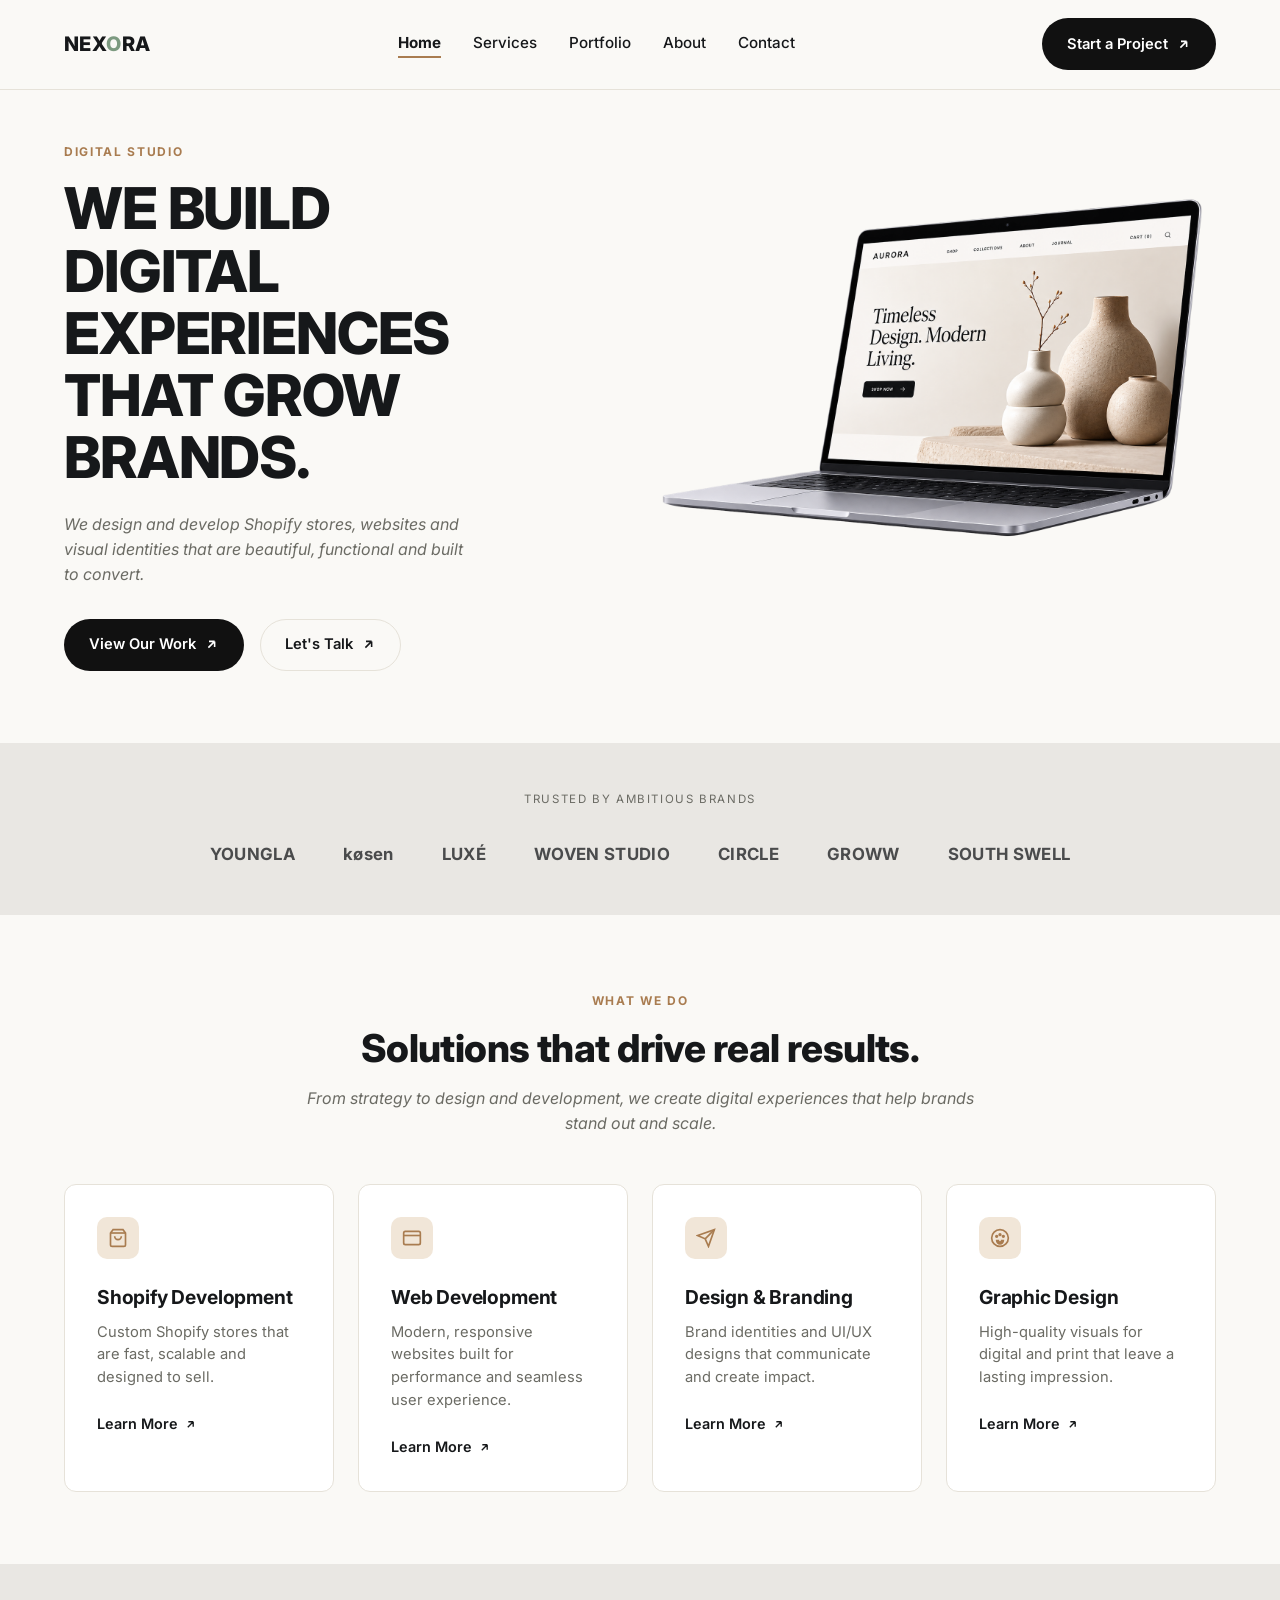
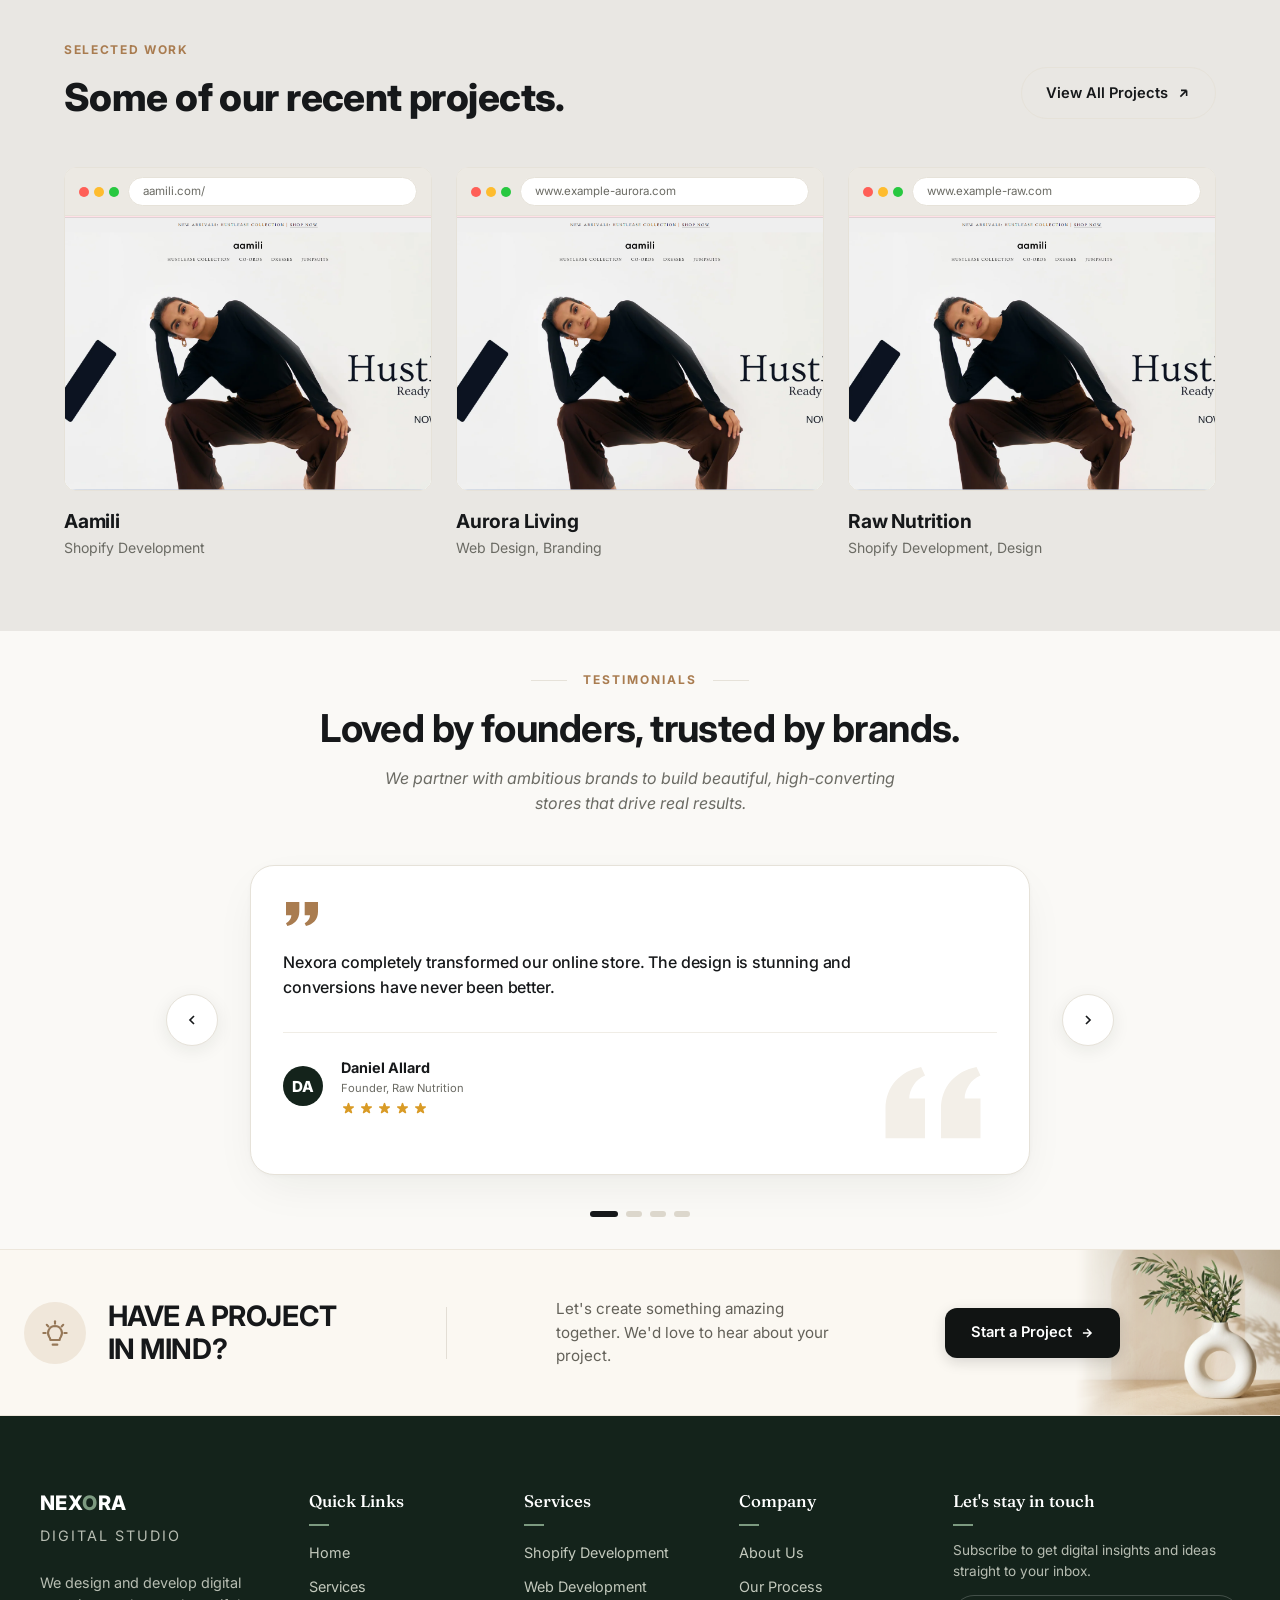
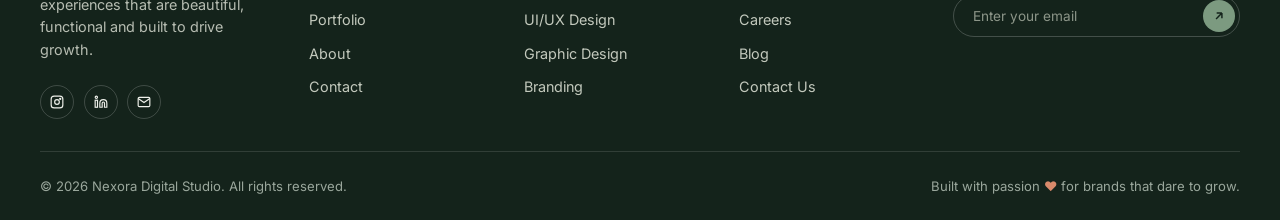
<file: index.html>
<!DOCTYPE html>
<html lang="en">
<head>
  <meta charset="UTF-8" />
  <meta name="viewport" content="width=device-width, initial-scale=1.0" />
  <title>Nexora — Digital Studio | We Build Digital Experiences That Grow Brands</title>
  <meta name="description" content="Nexora is a digital studio designing and developing Shopify stores, websites and visual identities that are beautiful, functional and built to convert." />
  <link rel="preconnect" href="https://fonts.googleapis.com" />
  <link rel="preconnect" href="https://fonts.gstatic.com" crossorigin />
  <link href="https://fonts.googleapis.com/css2?family=Inter:wght@400;500;600;700;800&family=Fraunces:ital,wght@1,500&display=swap" rel="stylesheet" />
  <link rel="stylesheet" href="css/style.css" />
</head>
<body data-page="home">

  <!-- Shared header is injected here by js/components.js -->
  <header class="site-header" id="site-header"></header>

  <main>
    <!-- ================= HERO ================= -->
    <section class="hero">
      <div class="container">
        <div class="hero-copy" data-reveal>
          <span class="eyebrow">Digital Studio</span>
          <h1 style="text-transform:uppercase">We build <br>digital<br> experiences<br> that grow <br>brands.</h1>
          <p class="lede">We design and develop Shopify stores, websites and visual identities that are beautiful, functional and built to convert.</p>
          <div class="hero-actions">
            <a href="portfolio.html" class="btn btn-dark">
              View Our Work
              <svg viewBox="0 0 24 24" fill="none" stroke="currentColor" stroke-width="2.5"><path d="M7 17L17 7M17 7H8M17 7V16"/></svg>
            </a>
            <a href="contact.html" class="btn btn-outline">
              Let's Talk
              <svg viewBox="0 0 24 24" fill="none" stroke="currentColor" stroke-width="2.5"><path d="M7 17L17 7M17 7H8M17 7V16"/></svg>
            </a>
          </div>
        </div>

        <div class="hero-mock" data-reveal> <img src="images/hero-mockup.png" alt="Website displayed on a laptop" > </div>
      </div>
    </section>

    <!-- ================= BRAND STRIP ================= -->
    <section class="brand-strip">
      <div class="container" data-reveal>
        <p class="strip-label">Trusted by ambitious brands</p>
        <div class="brand-row">
          <span>YOUNGLA</span>
          <span>køsen</span>
          <span>LUXÉ</span>
          <span>WOVEN STUDIO</span>
          <span>CIRCLE</span>
          <span>GROWW</span>
          <span>SOUTH SWELL</span>
        </div>
      </div>
    </section>

    <!-- ================= WHAT WE DO ================= -->
    <section class="home-services">
      <div class="container">
        <div class="home-services__head" data-reveal style="text-align: center;">
          <div style="max-width: 700px; margin: 0 auto;">
            <span class="eyebrow">What We Do</span>
            <h2>Solutions that drive real results.</h2>
            <p class="lede">
              From strategy to design and development, we create digital experiences
              that help brands stand out and scale.
            </p>
          </div>
        </div>
        <div class="service-grid">
          <div class="service-card" data-reveal>
            <div class="icon">
              <svg viewBox="0 0 24 24" fill="none" stroke="currentColor" stroke-width="2"><path d="M6 2L3 6v14a2 2 0 002 2h14a2 2 0 002-2V6l-3-4z"/><path d="M3 6h18"/><path d="M16 10a4 4 0 01-8 0"/></svg>
            </div>
            <h3>Shopify Development</h3>
            <p>Custom Shopify stores that are fast, scalable and designed to sell.</p>
            <a href="service.html" class="link-arrow">Learn More <svg viewBox="0 0 24 24" fill="none" stroke="currentColor" stroke-width="2.5"><path d="M7 17L17 7M17 7H8M17 7V16"/></svg></a>
          </div>

          <div class="service-card" data-reveal>
            <div class="icon">
              <svg viewBox="0 0 24 24" fill="none" stroke="currentColor" stroke-width="2"><rect x="2" y="4" width="20" height="16" rx="2"/><path d="M2 9h20"/></svg>
            </div>
            <h3>Web Development</h3>
            <p>Modern, responsive websites built for performance and seamless user experience.</p>
            <a href="service.html" class="link-arrow">Learn More <svg viewBox="0 0 24 24" fill="none" stroke="currentColor" stroke-width="2.5"><path d="M7 17L17 7M17 7H8M17 7V16"/></svg></a>
          </div>

          <div class="service-card" data-reveal>
            <div class="icon">
              <svg viewBox="0 0 24 24" fill="none" stroke="currentColor" stroke-width="2"><path d="M22 2L11 13"/><path d="M22 2l-7 20-4-9-9-4 20-7z"/></svg>
            </div>
            <h3>Design &amp; Branding</h3>
            <p>Brand identities and UI/UX designs that communicate and create impact.</p>
            <a href="service.html" class="link-arrow">Learn More <svg viewBox="0 0 24 24" fill="none" stroke="currentColor" stroke-width="2.5"><path d="M7 17L17 7M17 7H8M17 7V16"/></svg></a>
          </div>

          <div class="service-card" data-reveal>
            <div class="icon">
              <svg viewBox="0 0 24 24" fill="none" stroke="currentColor" stroke-width="2"><circle cx="12" cy="12" r="10"/><circle cx="8" cy="10" r="1"/><circle cx="12" cy="8" r="1"/><circle cx="16" cy="10" r="1"/><path d="M8 15a4 4 0 008 0h-2a2 2 0 01-4 0z"/></svg>
            </div>
            <h3>Graphic Design</h3>
            <p>High-quality visuals for digital and print that leave a lasting impression.</p>
            <a href="service.html" class="link-arrow">Learn More <svg viewBox="0 0 24 24" fill="none" stroke="currentColor" stroke-width="2.5"><path d="M7 17L17 7M17 7H8M17 7V16"/></svg></a>
          </div>
        </div>
      </div>
    </section>

    <!-- ================= SELECTED WORK ================= -->
    <section class="home-work">
      <div class="container">
        <div class="home-work__head" data-reveal>
          <div>
            <span class="eyebrow">Selected Work</span>
            <h2>Some of our recent projects.</h2>
          </div>
          <a href="portfolio.html" class="btn btn-outline">
            View All Projects
            <svg viewBox="0 0 24 24" fill="none" stroke="currentColor" stroke-width="2.5"><path d="M7 17L17 7M17 7H8M17 7V16"/></svg>
          </a>
        </div>

        <div class="home-work__grid">

          <!-- Card 1 -->
          <div class="home-work__card" data-reveal>
            <a class="browser-frame" href="https://aamili.com/" target="_blank" rel="noopener" aria-label="Visit Aamili website">
              <div class="browser-frame__chrome">
                <div class="browser-frame__dots">
                  <span></span><span></span><span></span>
                </div>
                <div class="browser-frame__bar">aamili.com/</div>
              </div>
              <div class="browser-frame__viewport">
                 <img src="images/Aamili.png" alt="Aamili website preview" />
                <div class="browser-frame__overlay">
                  <span class="browser-frame__cta">
                    Visit Site
                    <svg viewBox="0 0 24 24" fill="none" stroke="currentColor" stroke-width="2.5"><path d="M7 17L17 7M17 7H8M17 7V16"/></svg>
                  </span>
                </div>
              </div>
            </a>
            <div class="home-work__card-info">
              <h3>Aamili</h3>
              <p>Shopify Development</p>
            </div>
          </div>

          <!-- Card 2 -->
          <div class="home-work__card" data-reveal>
            <a class="browser-frame" href="https://www.example-aurora.com" target="_blank" rel="noopener" aria-label="Visit Aurora Living website">
              <div class="browser-frame__chrome">
                <div class="browser-frame__dots">
                  <span></span><span></span><span></span>
                </div>
                <div class="browser-frame__bar">www.example-aurora.com</div>
              </div>
              <div class="browser-frame__viewport">
                 <img src="images/Aamili.png" alt="Aamili website preview" />
                <div class="browser-frame__overlay">
                  <span class="browser-frame__cta">
                    Visit Site
                    <svg viewBox="0 0 24 24" fill="none" stroke="currentColor" stroke-width="2.5"><path d="M7 17L17 7M17 7H8M17 7V16"/></svg>
                  </span>
                </div>
              </div>
            </a>
            <div class="home-work__card-info">
              <h3>Aurora Living</h3>
              <p>Web Design, Branding</p>
            </div>
          </div>

          <!-- Card 3 -->
          <div class="home-work__card" data-reveal>
            <a class="browser-frame" href="https://www.example-raw.com" target="_blank" rel="noopener" aria-label="Visit Raw Nutrition website">
              <div class="browser-frame__chrome">
                <div class="browser-frame__dots">
                  <span></span><span></span><span></span>
                </div>
                <div class="browser-frame__bar">www.example-raw.com</div>
              </div>
              <div class="browser-frame__viewport">
                 <img src="images/Aamili.png" alt="Aamili website preview" />
                <div class="browser-frame__overlay">
                  <span class="browser-frame__cta">
                    Visit Site
                    <svg viewBox="0 0 24 24" fill="none" stroke="currentColor" stroke-width="2.5"><path d="M7 17L17 7M17 7H8M17 7V16"/></svg>
                  </span>
                </div>
              </div>
            </a>
            <div class="home-work__card-info">
              <h3>Raw Nutrition</h3>
              <p>Shopify Development, Design</p>
            </div>
          </div>

        </div>
      </div>
    </section>

    <!-- ================= TESTIMONIAL ================= -->
    <section class="home-testimonial">
      <div class="container">
        <!-- Centered Section Header -->
        <div class="testimonial-header" data-reveal>
          <div class="testimonial-eyebrow">
            <span class="testimonial-eyebrow__line"></span>
            <span class="testimonial-eyebrow__text">Testimonials</span>
            <span class="testimonial-eyebrow__line"></span>
          </div>
          <h2 class="testimonial-title">Loved by founders, trusted by brands.</h2>
          <p class="testimonial-lede">
            We partner with ambitious brands to build beautiful, high-converting stores that drive real results.
          </p>
        </div>

        <!-- Slider Container with Flanking Arrow Buttons -->
        <div class="testimonial-slider-container" data-reveal>
          <button class="testimonial-nav-btn testimonial-nav-btn--prev" data-testimonial-prev aria-label="Previous testimonial">
            <svg viewBox="0 0 24 24" fill="none" stroke="currentColor" stroke-width="2.5"><path d="M15 18l-6-6 6-6"/></svg>
          </button>

          <div class="testimonial-card">
            <!-- Background Watermark Quote -->
            <div class="testimonial-card__watermark" aria-hidden="true">
              <svg viewBox="0 0 24 24" fill="currentColor">
                <path d="M14.017 21v-7.391c0-5.704 3.731-9.57 8.983-10.609l.995 2.151c-2.432.917-3.995 3.638-3.995 5.849h4v10h-9.983zm-14.017 0v-7.391c0-5.704 3.748-9.57 9-10.609l.996 2.151c-2.433.917-3.996 3.638-3.996 5.849h3.983v10h-9.983z"/>
              </svg>
            </div>

            <!-- Top Quote Icon -->
            <div class="testimonial-card__quote-icon" aria-hidden="true">
              <svg viewBox="0 0 24 24" fill="currentColor">
                <path d="M9.983 3v7.391c0 5.704-3.731 9.57-8.983 10.609l-.995-2.151c2.432-.917 3.995-3.638 3.995-5.849h-4v-10h9.983zm14.017 0v7.391c0 5.704-3.748 9.57-9 10.609l-.996-2.151c2.433-.917 3.996-3.638 3.996-5.849h-3.983v-10h9.983z"/>
              </svg>
            </div>

            <!-- Testimonial Slides Track -->
            <div class="testimonial-track" data-testimonial-track>
              <!-- Slide 1 -->
              <div class="testimonial-slide" data-slide>
                <blockquote class="testimonial-quote">
                  Nexora completely transformed our online store. The design is stunning and conversions have never been better.
                </blockquote>
                <div class="testimonial-author">
                  <div class="testimonial-avatar">DA</div>
                  <div class="testimonial-author__info">
                    <div class="testimonial-author__name">Daniel Allard</div>
                    <div class="testimonial-author__role">Founder, Raw Nutrition</div>
                    <div class="testimonial-stars" aria-label="5 out of 5 stars">
                      <svg viewBox="0 0 20 20" fill="currentColor"><path d="M9.049 2.927c.3-.921 1.603-.921 1.902 0l1.07 3.292a1 1 0 00.95.69h3.462c.969 0 1.371 1.24.588 1.81l-2.8 2.034a1 1 0 00-.364 1.118l1.07 3.292c.3.921-.755 1.688-1.54 1.118l-2.8-2.034a1 1 0 00-1.175 0l-2.8 2.034c-.784.57-1.838-.197-1.539-1.118l1.07-3.292a1 1 0 00-.364-1.118L2.98 8.72c-.783-.57-.38-1.81.588-1.81h3.461a1 1 0 00.951-.69l1.07-3.292z"/></svg>
                      <svg viewBox="0 0 20 20" fill="currentColor"><path d="M9.049 2.927c.3-.921 1.603-.921 1.902 0l1.07 3.292a1 1 0 00.95.69h3.462c.969 0 1.371 1.24.588 1.81l-2.8 2.034a1 1 0 00-.364 1.118l1.07 3.292c.3.921-.755 1.688-1.54 1.118l-2.8-2.034a1 1 0 00-1.175 0l-2.8 2.034c-.784.57-1.838-.197-1.539-1.118l1.07-3.292a1 1 0 00-.364-1.118L2.98 8.72c-.783-.57-.38-1.81.588-1.81h3.461a1 1 0 00.951-.69l1.07-3.292z"/></svg>
                      <svg viewBox="0 0 20 20" fill="currentColor"><path d="M9.049 2.927c.3-.921 1.603-.921 1.902 0l1.07 3.292a1 1 0 00.95.69h3.462c.969 0 1.371 1.24.588 1.81l-2.8 2.034a1 1 0 00-.364 1.118l1.07 3.292c.3.921-.755 1.688-1.54 1.118l-2.8-2.034a1 1 0 00-1.175 0l-2.8 2.034c-.784.57-1.838-.197-1.539-1.118l1.07-3.292a1 1 0 00-.364-1.118L2.98 8.72c-.783-.57-.38-1.81.588-1.81h3.461a1 1 0 00.951-.69l1.07-3.292z"/></svg>
                      <svg viewBox="0 0 20 20" fill="currentColor"><path d="M9.049 2.927c.3-.921 1.603-.921 1.902 0l1.07 3.292a1 1 0 00.95.69h3.462c.969 0 1.371 1.24.588 1.81l-2.8 2.034a1 1 0 00-.364 1.118l1.07 3.292c.3.921-.755 1.688-1.54 1.118l-2.8-2.034a1 1 0 00-1.175 0l-2.8 2.034c-.784.57-1.838-.197-1.539-1.118l1.07-3.292a1 1 0 00-.364-1.118L2.98 8.72c-.783-.57-.38-1.81.588-1.81h3.461a1 1 0 00.951-.69l1.07-3.292z"/></svg>
                      <svg viewBox="0 0 20 20" fill="currentColor"><path d="M9.049 2.927c.3-.921 1.603-.921 1.902 0l1.07 3.292a1 1 0 00.95.69h3.462c.969 0 1.371 1.24.588 1.81l-2.8 2.034a1 1 0 00-.364 1.118l1.07 3.292c.3.921-.755 1.688-1.54 1.118l-2.8-2.034a1 1 0 00-1.175 0l-2.8 2.034c-.784.57-1.838-.197-1.539-1.118l1.07-3.292a1 1 0 00-.364-1.118L2.98 8.72c-.783-.57-.38-1.81.588-1.81h3.461a1 1 0 00.951-.69l1.07-3.292z"/></svg>
                    </div>
                  </div>
                </div>
              </div>

              <!-- Slide 2 -->
              <div class="testimonial-slide" data-slide hidden>
                <blockquote class="testimonial-quote">
                  Working with Nexora felt like having an in-house team. They understood our brand instantly and delivered ahead of schedule.
                </blockquote>
                <div class="testimonial-author">
                  <div class="testimonial-avatar">ER</div>
                  <div class="testimonial-author__info">
                    <div class="testimonial-author__name">Elena Rostova</div>
                    <div class="testimonial-author__role">Creative Director, Luxé Beauty</div>
                    <div class="testimonial-stars" aria-label="5 out of 5 stars">
                      <svg viewBox="0 0 20 20" fill="currentColor"><path d="M9.049 2.927c.3-.921 1.603-.921 1.902 0l1.07 3.292a1 1 0 00.95.69h3.462c.969 0 1.371 1.24.588 1.81l-2.8 2.034a1 1 0 00-.364 1.118l1.07 3.292c.3.921-.755 1.688-1.54 1.118l-2.8-2.034a1 1 0 00-1.175 0l-2.8 2.034c-.784.57-1.838-.197-1.539-1.118l1.07-3.292a1 1 0 00-.364-1.118L2.98 8.72c-.783-.57-.38-1.81.588-1.81h3.461a1 1 0 00.951-.69l1.07-3.292z"/></svg>
                      <svg viewBox="0 0 20 20" fill="currentColor"><path d="M9.049 2.927c.3-.921 1.603-.921 1.902 0l1.07 3.292a1 1 0 00.95.69h3.462c.969 0 1.371 1.24.588 1.81l-2.8 2.034a1 1 0 00-.364 1.118l1.07 3.292c.3.921-.755 1.688-1.54 1.118l-2.8-2.034a1 1 0 00-1.175 0l-2.8 2.034c-.784.57-1.838-.197-1.539-1.118l1.07-3.292a1 1 0 00-.364-1.118L2.98 8.72c-.783-.57-.38-1.81.588-1.81h3.461a1 1 0 00.951-.69l1.07-3.292z"/></svg>
                      <svg viewBox="0 0 20 20" fill="currentColor"><path d="M9.049 2.927c.3-.921 1.603-.921 1.902 0l1.07 3.292a1 1 0 00.95.69h3.462c.969 0 1.371 1.24.588 1.81l-2.8 2.034a1 1 0 00-.364 1.118l1.07 3.292c.3.921-.755 1.688-1.54 1.118l-2.8-2.034a1 1 0 00-1.175 0l-2.8 2.034c-.784.57-1.838-.197-1.539-1.118l1.07-3.292a1 1 0 00-.364-1.118L2.98 8.72c-.783-.57-.38-1.81.588-1.81h3.461a1 1 0 00.951-.69l1.07-3.292z"/></svg>
                      <svg viewBox="0 0 20 20" fill="currentColor"><path d="M9.049 2.927c.3-.921 1.603-.921 1.902 0l1.07 3.292a1 1 0 00.95.69h3.462c.969 0 1.371 1.24.588 1.81l-2.8 2.034a1 1 0 00-.364 1.118l1.07 3.292c.3.921-.755 1.688-1.54 1.118l-2.8-2.034a1 1 0 00-1.175 0l-2.8 2.034c-.784.57-1.838-.197-1.539-1.118l1.07-3.292a1 1 0 00-.364-1.118L2.98 8.72c-.783-.57-.38-1.81.588-1.81h3.461a1 1 0 00.951-.69l1.07-3.292z"/></svg>
                      <svg viewBox="0 0 20 20" fill="currentColor"><path d="M9.049 2.927c.3-.921 1.603-.921 1.902 0l1.07 3.292a1 1 0 00.95.69h3.462c.969 0 1.371 1.24.588 1.81l-2.8 2.034a1 1 0 00-.364 1.118l1.07 3.292c.3.921-.755 1.688-1.54 1.118l-2.8-2.034a1 1 0 00-1.175 0l-2.8 2.034c-.784.57-1.838-.197-1.539-1.118l1.07-3.292a1 1 0 00-.364-1.118L2.98 8.72c-.783-.57-.38-1.81.588-1.81h3.461a1 1 0 00.951-.69l1.07-3.292z"/></svg>
                    </div>
                  </div>
                </div>
              </div>

              <!-- Slide 3 -->
              <div class="testimonial-slide" data-slide hidden>
                <blockquote class="testimonial-quote">
                  Our new site loads faster, looks sharper, and our customers keep telling us how much easier it is to shop.
                </blockquote>
                <div class="testimonial-author">
                  <div class="testimonial-avatar">MC</div>
                  <div class="testimonial-author__info">
                    <div class="testimonial-author__name">Marcus Chen</div>
                    <div class="testimonial-author__role">Co-Founder, Aurora Living</div>
                    <div class="testimonial-stars" aria-label="5 out of 5 stars">
                      <svg viewBox="0 0 20 20" fill="currentColor"><path d="M9.049 2.927c.3-.921 1.603-.921 1.902 0l1.07 3.292a1 1 0 00.95.69h3.462c.969 0 1.371 1.24.588 1.81l-2.8 2.034a1 1 0 00-.364 1.118l1.07 3.292c.3.921-.755 1.688-1.54 1.118l-2.8-2.034a1 1 0 00-1.175 0l-2.8 2.034c-.784.57-1.838-.197-1.539-1.118l1.07-3.292a1 1 0 00-.364-1.118L2.98 8.72c-.783-.57-.38-1.81.588-1.81h3.461a1 1 0 00.951-.69l1.07-3.292z"/></svg>
                      <svg viewBox="0 0 20 20" fill="currentColor"><path d="M9.049 2.927c.3-.921 1.603-.921 1.902 0l1.07 3.292a1 1 0 00.95.69h3.462c.969 0 1.371 1.24.588 1.81l-2.8 2.034a1 1 0 00-.364 1.118l1.07 3.292c.3.921-.755 1.688-1.54 1.118l-2.8-2.034a1 1 0 00-1.175 0l-2.8 2.034c-.784.57-1.838-.197-1.539-1.118l1.07-3.292a1 1 0 00-.364-1.118L2.98 8.72c-.783-.57-.38-1.81.588-1.81h3.461a1 1 0 00.951-.69l1.07-3.292z"/></svg>
                      <svg viewBox="0 0 20 20" fill="currentColor"><path d="M9.049 2.927c.3-.921 1.603-.921 1.902 0l1.07 3.292a1 1 0 00.95.69h3.462c.969 0 1.371 1.24.588 1.81l-2.8 2.034a1 1 0 00-.364 1.118l1.07 3.292c.3.921-.755 1.688-1.54 1.118l-2.8-2.034a1 1 0 00-1.175 0l-2.8 2.034c-.784.57-1.838-.197-1.539-1.118l1.07-3.292a1 1 0 00-.364-1.118L2.98 8.72c-.783-.57-.38-1.81.588-1.81h3.461a1 1 0 00.951-.69l1.07-3.292z"/></svg>
                      <svg viewBox="0 0 20 20" fill="currentColor"><path d="M9.049 2.927c.3-.921 1.603-.921 1.902 0l1.07 3.292a1 1 0 00.95.69h3.462c.969 0 1.371 1.24.588 1.81l-2.8 2.034a1 1 0 00-.364 1.118l1.07 3.292c.3.921-.755 1.688-1.54 1.118l-2.8-2.034a1 1 0 00-1.175 0l-2.8 2.034c-.784.57-1.838-.197-1.539-1.118l1.07-3.292a1 1 0 00-.364-1.118L2.98 8.72c-.783-.57-.38-1.81.588-1.81h3.461a1 1 0 00.951-.69l1.07-3.292z"/></svg>
                      <svg viewBox="0 0 20 20" fill="currentColor"><path d="M9.049 2.927c.3-.921 1.603-.921 1.902 0l1.07 3.292a1 1 0 00.95.69h3.462c.969 0 1.371 1.24.588 1.81l-2.8 2.034a1 1 0 00-.364 1.118l1.07 3.292c.3.921-.755 1.688-1.54 1.118l-2.8-2.034a1 1 0 00-1.175 0l-2.8 2.034c-.784.57-1.838-.197-1.539-1.118l1.07-3.292a1 1 0 00-.364-1.118L2.98 8.72c-.783-.57-.38-1.81.588-1.81h3.461a1 1 0 00.951-.69l1.07-3.292z"/></svg>
                    </div>
                  </div>
                </div>
              </div>

              <!-- Slide 4 -->
              <div class="testimonial-slide" data-slide hidden>
                <blockquote class="testimonial-quote">
                  From architecture to seamless checkout, Nexora elevated our brand experience to the highest digital standard.
                </blockquote>
                <div class="testimonial-author">
                  <div class="testimonial-avatar">SJ</div>
                  <div class="testimonial-author__info">
                    <div class="testimonial-author__name">Sarah Jenkins</div>
                    <div class="testimonial-author__role">Head of Digital, Woven Studio</div>
                    <div class="testimonial-stars" aria-label="5 out of 5 stars">
                      <svg viewBox="0 0 20 20" fill="currentColor"><path d="M9.049 2.927c.3-.921 1.603-.921 1.902 0l1.07 3.292a1 1 0 00.95.69h3.462c.969 0 1.371 1.24.588 1.81l-2.8 2.034a1 1 0 00-.364 1.118l1.07 3.292c.3.921-.755 1.688-1.54 1.118l-2.8-2.034a1 1 0 00-1.175 0l-2.8 2.034c-.784.57-1.838-.197-1.539-1.118l1.07-3.292a1 1 0 00-.364-1.118L2.98 8.72c-.783-.57-.38-1.81.588-1.81h3.461a1 1 0 00.951-.69l1.07-3.292z"/></svg>
                      <svg viewBox="0 0 20 20" fill="currentColor"><path d="M9.049 2.927c.3-.921 1.603-.921 1.902 0l1.07 3.292a1 1 0 00.95.69h3.462c.969 0 1.371 1.24.588 1.81l-2.8 2.034a1 1 0 00-.364 1.118l1.07 3.292c.3.921-.755 1.688-1.54 1.118l-2.8-2.034a1 1 0 00-1.175 0l-2.8 2.034c-.784.57-1.838-.197-1.539-1.118l1.07-3.292a1 1 0 00-.364-1.118L2.98 8.72c-.783-.57-.38-1.81.588-1.81h3.461a1 1 0 00.951-.69l1.07-3.292z"/></svg>
                      <svg viewBox="0 0 20 20" fill="currentColor"><path d="M9.049 2.927c.3-.921 1.603-.921 1.902 0l1.07 3.292a1 1 0 00.95.69h3.462c.969 0 1.371 1.24.588 1.81l-2.8 2.034a1 1 0 00-.364 1.118l1.07 3.292c.3.921-.755 1.688-1.54 1.118l-2.8-2.034a1 1 0 00-1.175 0l-2.8 2.034c-.784.57-1.838-.197-1.539-1.118l1.07-3.292a1 1 0 00-.364-1.118L2.98 8.72c-.783-.57-.38-1.81.588-1.81h3.461a1 1 0 00.951-.69l1.07-3.292z"/></svg>
                      <svg viewBox="0 0 20 20" fill="currentColor"><path d="M9.049 2.927c.3-.921 1.603-.921 1.902 0l1.07 3.292a1 1 0 00.95.69h3.462c.969 0 1.371 1.24.588 1.81l-2.8 2.034a1 1 0 00-.364 1.118l1.07 3.292c.3.921-.755 1.688-1.54 1.118l-2.8-2.034a1 1 0 00-1.175 0l-2.8 2.034c-.784.57-1.838-.197-1.539-1.118l1.07-3.292a1 1 0 00-.364-1.118L2.98 8.72c-.783-.57-.38-1.81.588-1.81h3.461a1 1 0 00.951-.69l1.07-3.292z"/></svg>
                      <svg viewBox="0 0 20 20" fill="currentColor"><path d="M9.049 2.927c.3-.921 1.603-.921 1.902 0l1.07 3.292a1 1 0 00.95.69h3.462c.969 0 1.371 1.24.588 1.81l-2.8 2.034a1 1 0 00-.364 1.118l1.07 3.292c.3.921-.755 1.688-1.54 1.118l-2.8-2.034a1 1 0 00-1.175 0l-2.8 2.034c-.784.57-1.838-.197-1.539-1.118l1.07-3.292a1 1 0 00-.364-1.118L2.98 8.72c-.783-.57-.38-1.81.588-1.81h3.461a1 1 0 00.951-.69l1.07-3.292z"/></svg>
                    </div>
                  </div>
                </div>
              </div>

            </div>
          </div>

          <button class="testimonial-nav-btn testimonial-nav-btn--next" data-testimonial-next aria-label="Next testimonial">
            <svg viewBox="0 0 24 24" fill="none" stroke="currentColor" stroke-width="2.5"><path d="M9 18l6-6-6-6"/></svg>
          </button>
        </div>

        <!-- Dots Indicator below card -->
        <div class="testimonial-dots" data-reveal>
          <button class="testimonial-dot is-active" data-dot aria-label="Testimonial 1"></button>
          <button class="testimonial-dot" data-dot aria-label="Testimonial 2"></button>
          <button class="testimonial-dot" data-dot aria-label="Testimonial 3"></button>
          <button class="testimonial-dot" data-dot aria-label="Testimonial 4"></button>
        </div>
      </div>
    </section>

    <!-- ================= CTA STRIP ================= -->
    <section class="cta-strip">
      <div class="container cta-strip__inner" data-reveal>
        
        <div class="cta-strip__left">
          <div class="cta-strip__badge" aria-hidden="true">
            <svg viewBox="0 0 24 24" fill="none" stroke="currentColor" stroke-width="1.8" stroke-linecap="round" stroke-linejoin="round">
              <path d="M9 18h6"/>
              <path d="M10 22h4"/>
              <path d="M12 2v2"/>
              <path d="M12 6a6 6 0 0 0-5 9.3c.7.9 1 1.7 1 2.7h8c0-1 .3-1.8 1-2.7A6 6 0 0 0 12 6z"/>
              <path d="M4.93 4.93l1.41 1.41"/>
              <path d="M19.07 4.93l-1.41 1.41"/>
              <path d="M2 12h2"/>
              <path d="M20 12h2"/>
            </svg>
          </div>
          <h2 class="cta-strip__title">Have a project<br>in mind?</h2>
        </div>

        <div class="cta-strip__divider" aria-hidden="true"></div>

        <p class="cta-strip__copy">
          Let's create something amazing together. We'd love to hear about your project.
        </p>

        <a href="contact.html" class="cta-strip__btn">
          Start a Project
          <svg viewBox="0 0 24 24" fill="none" stroke="currentColor" stroke-width="2.5"><path d="M5 12h14M12 5l7 7-7 7"/></svg>
        </a>

      </div>

      <!-- Right decorative vase element anchored to the screen edge -->
      <div class="cta-strip__deco" aria-hidden="true">
        <img src="images/cta-vase.jpg" alt="" />
      </div>
    </section>
  </main>

  <!-- Shared footer is injected here by js/components.js -->
  <footer class="site-footer" id="site-footer"></footer>

  <script src="js/components.js"></script>
  <script src="js/main.js"></script>
</body>
</html>
</file>
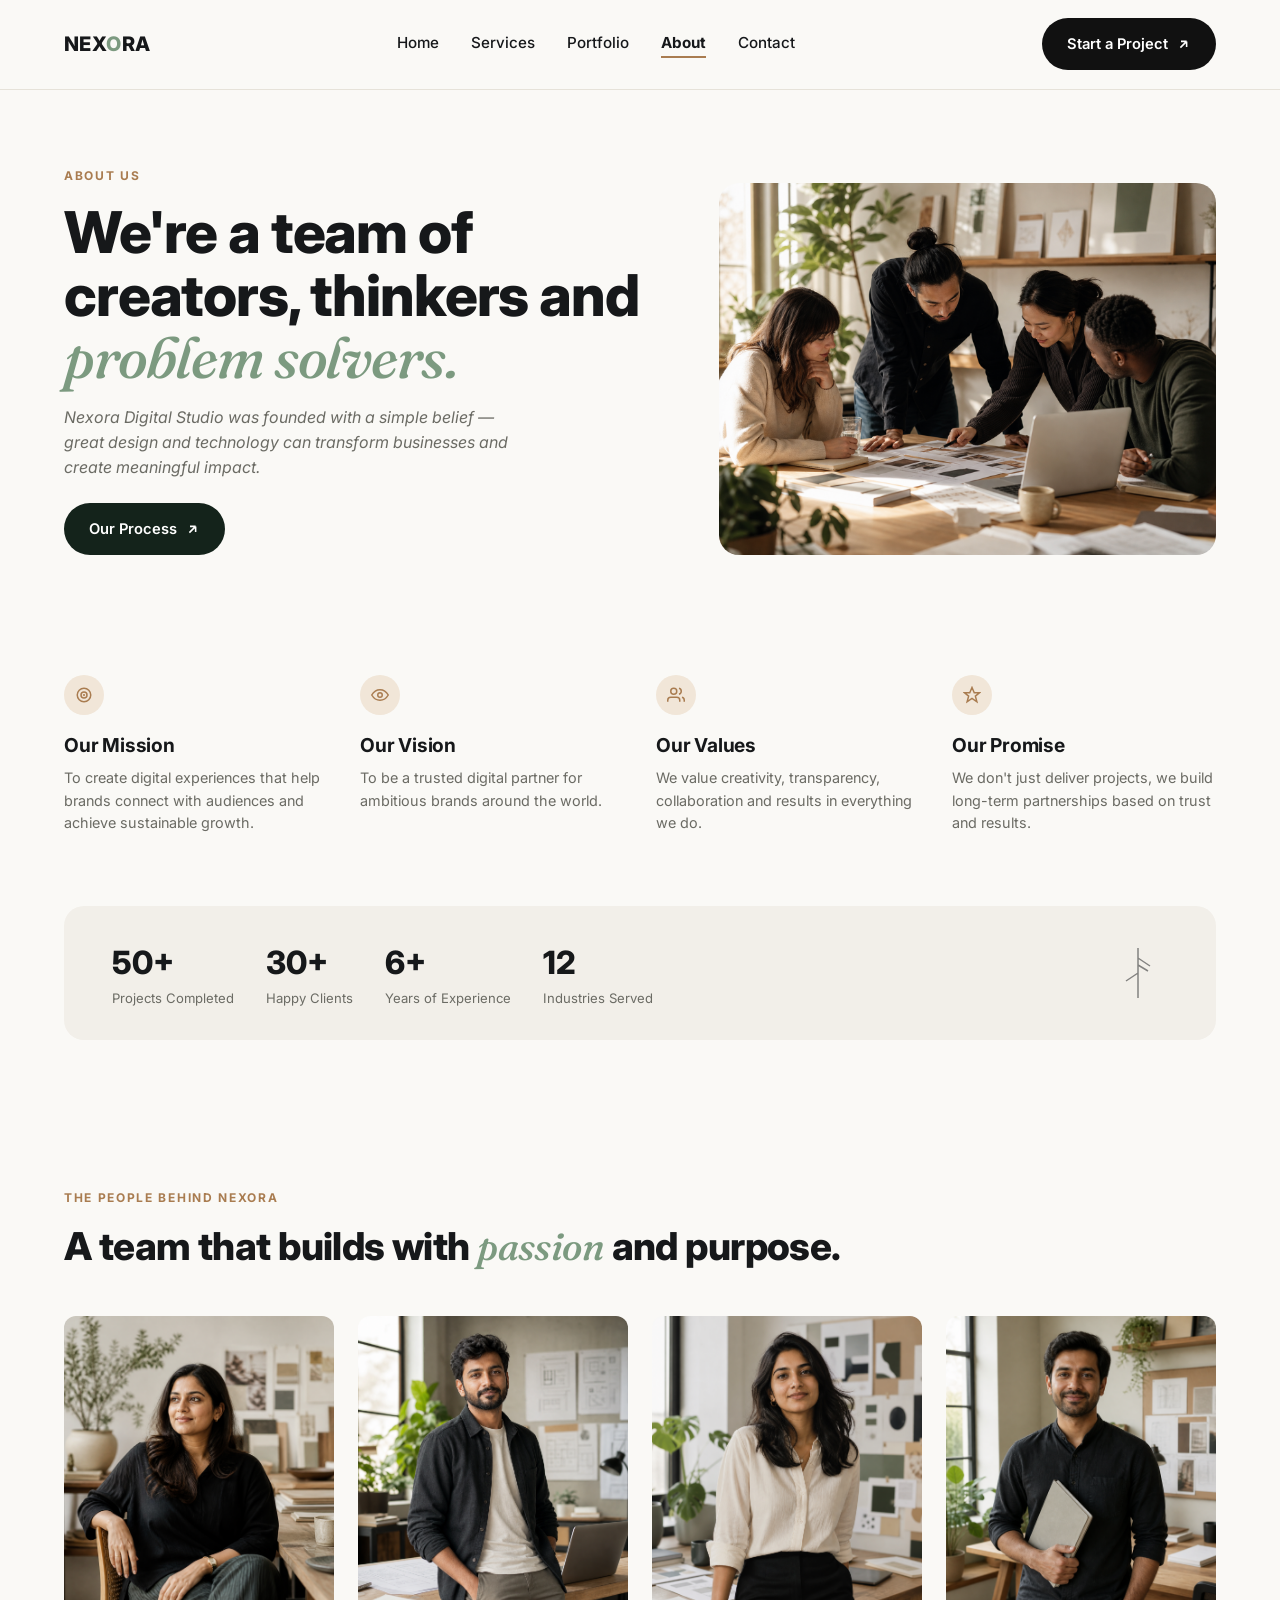
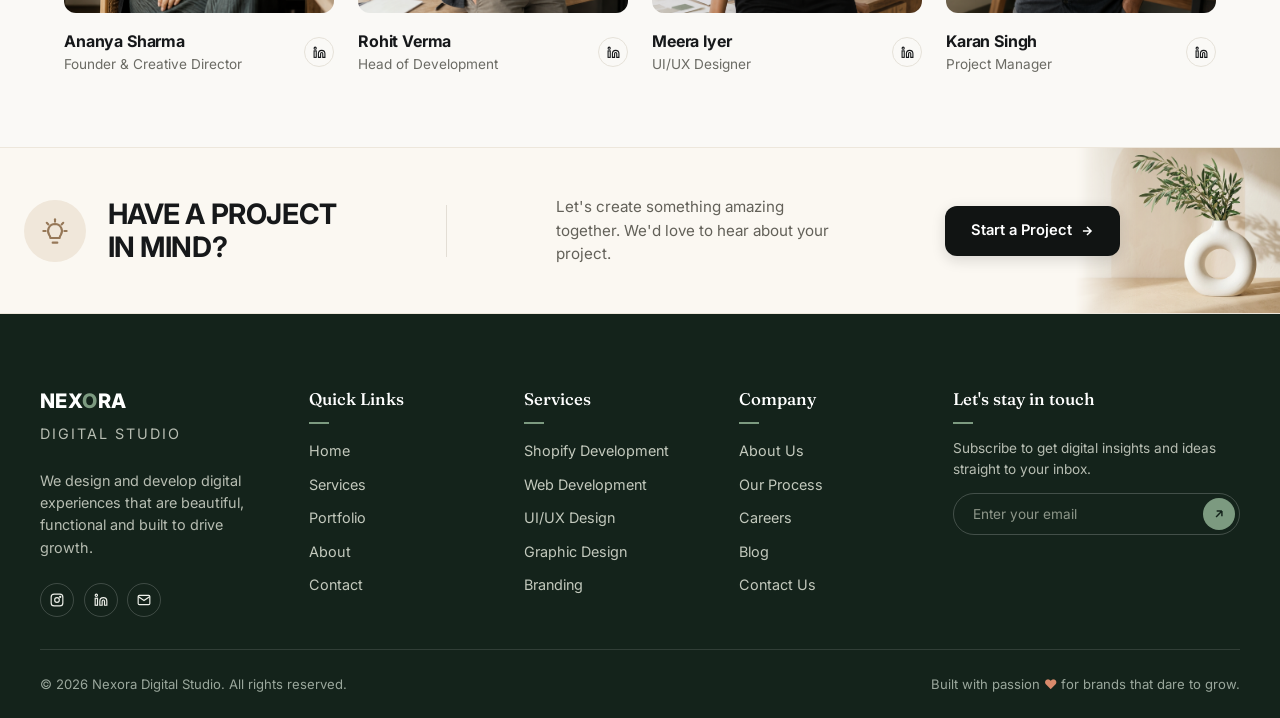
<file: about.html>
<!DOCTYPE html>
<html lang="en">
<head>
  <meta charset="UTF-8" />
  <meta name="viewport" content="width=device-width, initial-scale=1.0" />
  <title>About — Nexora Digital Studio</title>
  <meta name="description" content="Nexora Digital Studio was founded on the belief that great design and technology can transform businesses. Meet the team." />
  <link rel="preconnect" href="https://fonts.googleapis.com" />
  <link rel="preconnect" href="https://fonts.gstatic.com" crossorigin />
  <link href="https://fonts.googleapis.com/css2?family=Inter:wght@400;500;600;700;800&family=Fraunces:ital,wght@1,500&display=swap" rel="stylesheet" />
  <link rel="stylesheet" href="css/style.css" />
</head>
<body data-page="about">

  <header class="site-header" id="site-header"></header>

  <main>
    <!-- ================= HERO ================= -->
    <section class="page-hero">
      <div class="container">
        <div class="page-hero-copy" data-reveal>
          <span class="eyebrow">About Us</span>
          <h1>We're a team of creators, thinkers and <em>problem solvers.</em></h1>
          <p class="lede">Nexora Digital Studio was founded with a simple belief — great design and technology can transform businesses and create meaningful impact.</p>
          <a href="#values" class="btn btn-green">
            Our Process
            <svg viewBox="0 0 24 24" fill="none" stroke="currentColor" stroke-width="2.5"><path d="M7 17L17 7M17 7H8M17 7V16"/></svg>
          </a>
        </div>
        <div class="page-hero-media" data-reveal>
          <div class="media-block sage">
            <img src="images/about-studio-team.png" alt="Nexora's creative team collaborating in their studio" />
          </div>
        </div>
      </div>
    </section>

    <!-- ================= VALUES ================= -->
    <section class="about-values" id="values">
      <div class="container">
        <div class="about-values__grid">
          <div class="about-values__item" data-reveal>
            <div class="icon"><svg viewBox="0 0 24 24" fill="none" stroke="currentColor" stroke-width="2"><circle cx="12" cy="12" r="9"/><circle cx="12" cy="12" r="4"/><circle cx="12" cy="12" r="0.5" fill="currentColor"/></svg></div>
            <h3>Our Mission</h3>
            <p>To create digital experiences that help brands connect with audiences and achieve sustainable growth.</p>
          </div>
          <div class="about-values__item" data-reveal>
            <div class="icon"><svg viewBox="0 0 24 24" fill="none" stroke="currentColor" stroke-width="2"><path d="M1 12s4-7 11-7 11 7 11 7-4 7-11 7-11-7-11-7z"/><circle cx="12" cy="12" r="3"/></svg></div>
            <h3>Our Vision</h3>
            <p>To be a trusted digital partner for ambitious brands around the world.</p>
          </div>
          <div class="about-values__item" data-reveal>
            <div class="icon"><svg viewBox="0 0 24 24" fill="none" stroke="currentColor" stroke-width="2"><path d="M17 21v-2a4 4 0 00-4-4H5a4 4 0 00-4 4v2"/><circle cx="9" cy="7" r="4"/><path d="M23 21v-2a4 4 0 00-3-3.87"/><path d="M16 3.13a4 4 0 010 7.75"/></svg></div>
            <h3>Our Values</h3>
            <p>We value creativity, transparency, collaboration and results in everything we do.</p>
          </div>
          <div class="about-values__item" data-reveal>
            <div class="icon"><svg viewBox="0 0 24 24" fill="none" stroke="currentColor" stroke-width="2"><path d="M12 2l3 7h7l-5.5 4.5L18.5 21 12 16.5 5.5 21l2-7.5L2 9h7z"/></svg></div>
            <h3>Our Promise</h3>
            <p>We don't just deliver projects, we build long-term partnerships based on trust and results.</p>
          </div>
        </div>
      </div>
    </section>

    <!-- ================= STATS ================= -->
    <section class="about-stats" style="padding-top:0;">
      <div class="container" data-reveal>
        <div class="stat-strip">
          <div><div class="stat-num">50+</div><div class="stat-label">Projects Completed</div></div>
          <div><div class="stat-num">30+</div><div class="stat-label">Happy Clients</div></div>
          <div><div class="stat-num">6+</div><div class="stat-label">Years of Experience</div></div>
          <div><div class="stat-num">12</div><div class="stat-label">Industries Served</div></div>
          <svg class="leaf" viewBox="0 0 60 60" fill="none" stroke="currentColor" stroke-width="1.5"><path d="M30 5v50M30 15l12 8M30 30l-12 8M30 22l10 6"/></svg>
        </div>
      </div>
    </section>

    <!-- ================= TEAM ================= -->
    <section class="about-team">
      <div class="container">
        <div class="about-team__head" data-reveal>
          <div>
            <span class="eyebrow">The People Behind Nexora</span>
            <h2>A team that builds with <em>passion</em> and purpose.</h2>
          </div>
        </div>

        <div class="about-team__grid">
          <div class="about-team__card" data-reveal>
            <div class="media-block sage"><img src="images/team-ananya.png" alt="Ananya Sharma, Founder and Creative Director" /></div>
            <div class="team-info">
              <div>
                <h3 style="font-size:1rem;">Ananya Sharma</h3>
                <div class="team-role">Founder &amp; Creative Director</div>
              </div>
              <a href="#" class="social-icon" aria-label="Ananya Sharma LinkedIn"><svg viewBox="0 0 24 24" fill="none" stroke="currentColor" stroke-width="2"><path d="M16 8a6 6 0 016 6v7h-4v-7a2 2 0 00-2-2 2 2 0 00-2 2v7h-4v-7a6 6 0 016-6z"/><rect x="2" y="9" width="4" height="12"/><circle cx="4" cy="4" r="2"/></svg></a>
            </div>
          </div>

          <div class="about-team__card" data-reveal>
            <div class="media-block"><img src="images/team-rohit.png" alt="Rohit Verma, Head of Development" /></div>
            <div class="team-info">
              <div>
                <h3 style="font-size:1rem;">Rohit Verma</h3>
                <div class="team-role">Head of Development</div>
              </div>
              <a href="#" class="social-icon" aria-label="Rohit Verma LinkedIn"><svg viewBox="0 0 24 24" fill="none" stroke="currentColor" stroke-width="2"><path d="M16 8a6 6 0 016 6v7h-4v-7a2 2 0 00-2-2 2 2 0 00-2 2v7h-4v-7a6 6 0 016-6z"/><rect x="2" y="9" width="4" height="12"/><circle cx="4" cy="4" r="2"/></svg></a>
            </div>
          </div>

          <div class="about-team__card" data-reveal>
            <div class="media-block dark"><img src="images/team-meera.png" alt="Meera Iyer, UI/UX Designer" /></div>
            <div class="team-info">
              <div>
                <h3 style="font-size:1rem;">Meera Iyer</h3>
                <div class="team-role">UI/UX Designer</div>
              </div>
              <a href="#" class="social-icon" aria-label="Meera Iyer LinkedIn"><svg viewBox="0 0 24 24" fill="none" stroke="currentColor" stroke-width="2"><path d="M16 8a6 6 0 016 6v7h-4v-7a2 2 0 00-2-2 2 2 0 00-2 2v7h-4v-7a6 6 0 016-6z"/><rect x="2" y="9" width="4" height="12"/><circle cx="4" cy="4" r="2"/></svg></a>
            </div>
          </div>

          <div class="about-team__card" data-reveal>
            <div class="media-block sage"><img src="images/team-karan.png" alt="Karan Singh, Project Manager" /></div>
            <div class="team-info">
              <div>
                <h3 style="font-size:1rem;">Karan Singh</h3>
                <div class="team-role">Project Manager</div>
              </div>
              <a href="#" class="social-icon" aria-label="Karan Singh LinkedIn"><svg viewBox="0 0 24 24" fill="none" stroke="currentColor" stroke-width="2"><path d="M16 8a6 6 0 016 6v7h-4v-7a2 2 0 00-2-2 2 2 0 00-2 2v7h-4v-7a6 6 0 016-6z"/><rect x="2" y="9" width="4" height="12"/><circle cx="4" cy="4" r="2"/></svg></a>
            </div>
          </div>
        </div>
      </div>
    </section>

    <!-- ================= CTA STRIP ================= -->
    <section class="cta-strip">
      <div class="container cta-strip__inner" data-reveal>
        
        <div class="cta-strip__left">
          <div class="cta-strip__badge" aria-hidden="true">
            <svg viewBox="0 0 24 24" fill="none" stroke="currentColor" stroke-width="1.8" stroke-linecap="round" stroke-linejoin="round">
              <path d="M9 18h6"/>
              <path d="M10 22h4"/>
              <path d="M12 2v2"/>
              <path d="M12 6a6 6 0 0 0-5 9.3c.7.9 1 1.7 1 2.7h8c0-1 .3-1.8 1-2.7A6 6 0 0 0 12 6z"/>
              <path d="M4.93 4.93l1.41 1.41"/>
              <path d="M19.07 4.93l-1.41 1.41"/>
              <path d="M2 12h2"/>
              <path d="M20 12h2"/>
            </svg>
          </div>
          <h2 class="cta-strip__title">Have a project<br>in mind?</h2>
        </div>

        <div class="cta-strip__divider" aria-hidden="true"></div>

        <p class="cta-strip__copy">
          Let's create something amazing together. We'd love to hear about your project.
        </p>

        <a href="contact.html" class="cta-strip__btn">
          Start a Project
          <svg viewBox="0 0 24 24" fill="none" stroke="currentColor" stroke-width="2.5"><path d="M5 12h14M12 5l7 7-7 7"/></svg>
        </a>

      </div>

      <!-- Right decorative vase element anchored to the screen edge -->
      <div class="cta-strip__deco" aria-hidden="true">
        <img src="images/cta-vase.jpg" alt="" />
      </div>
    </section>
  </main>

  <footer class="site-footer" id="site-footer"></footer>

  <script src="js/components.js"></script>
  <script src="js/main.js"></script>
</body>
</html>
</file>
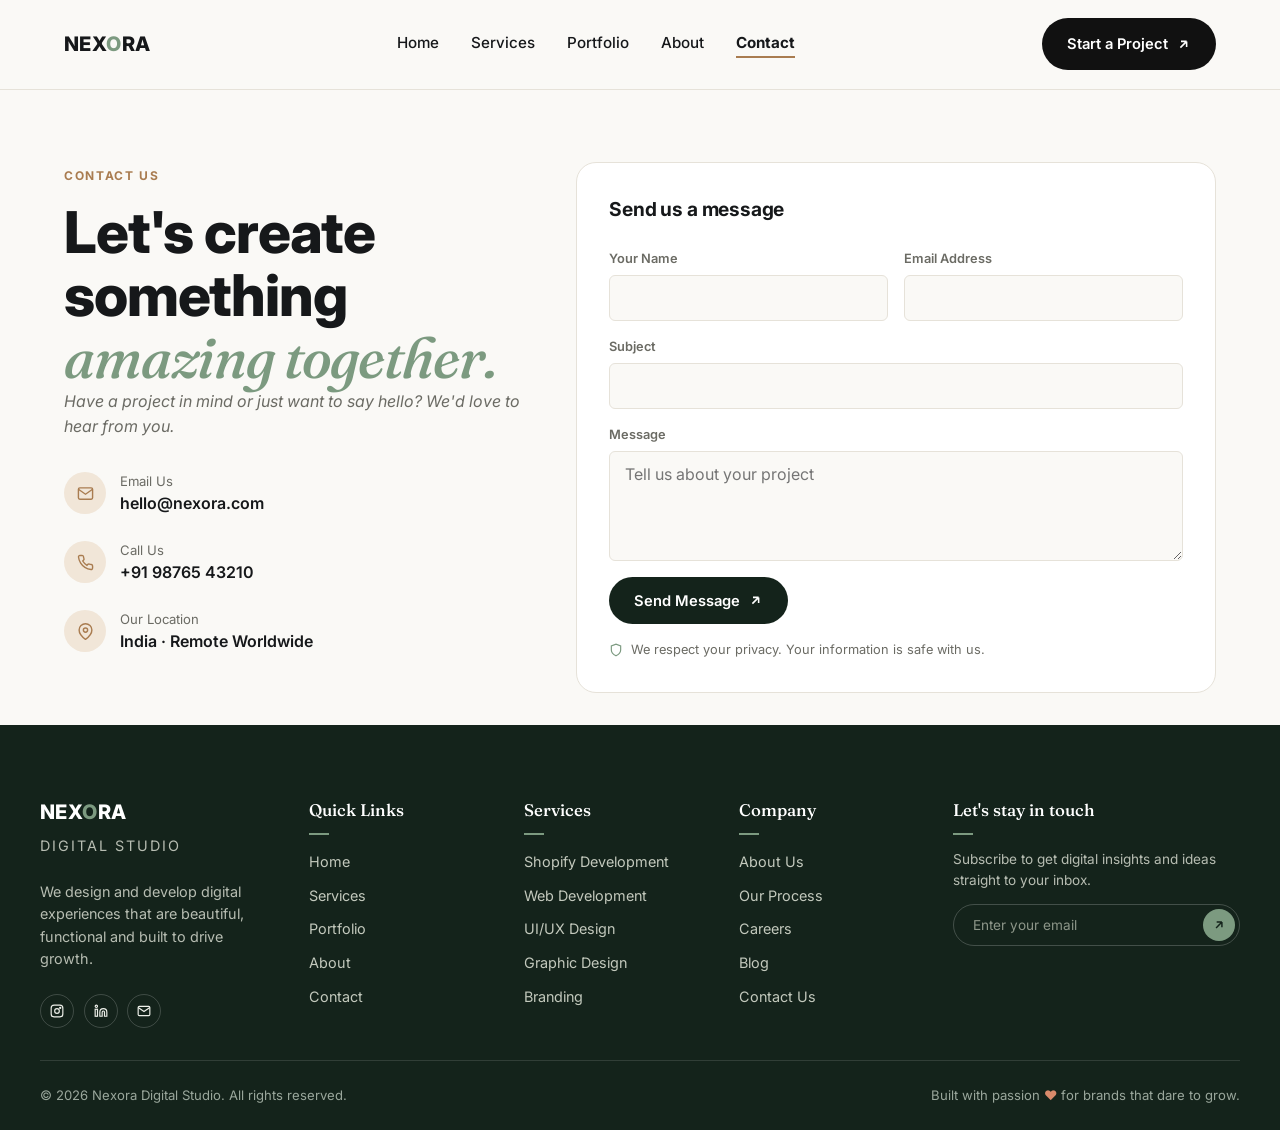
<file: contact.html>
<!DOCTYPE html>
<html lang="en">
<head>
  <meta charset="UTF-8" />
  <meta name="viewport" content="width=device-width, initial-scale=1.0" />
  <title>Contact — Nexora Digital Studio</title>
  <meta name="description" content="Get in touch with Nexora Digital Studio. Let's create something amazing together." />
  <link rel="preconnect" href="https://fonts.googleapis.com" />
  <link rel="preconnect" href="https://fonts.gstatic.com" crossorigin />
  <link href="https://fonts.googleapis.com/css2?family=Inter:wght@400;500;600;700;800&family=Fraunces:ital,wght@1,500&display=swap" rel="stylesheet" />
  <link rel="stylesheet" href="css/style.css" />
</head>
<body data-page="contact">

  <header class="site-header" id="site-header"></header>

  <main>
    <section class="page-hero" style="padding-bottom:2rem;">
      <div class="container contact-layout" style="align-items:start;">

        <div data-reveal>
          <span class="eyebrow">Contact Us</span>
          <h1>Let's create something <em>amazing together.</em></h1>
          <p class="lede">Have a project in mind or just want to say hello? We'd love to hear from you.</p>

          <div class="contact-info-list">
            <div class="contact-info-item">
              <div class="icon"><svg viewBox="0 0 24 24" fill="none" stroke="currentColor" stroke-width="2"><rect x="2" y="4" width="20" height="16" rx="2"/><path d="M2 6l10 7 10-7"/></svg></div>
              <div>
                <div class="label">Email Us</div>
                <div class="value">hello@nexora.com</div>
              </div>
            </div>
            <div class="contact-info-item">
              <div class="icon"><svg viewBox="0 0 24 24" fill="none" stroke="currentColor" stroke-width="2"><path d="M22 16.92v3a2 2 0 01-2.18 2 19.79 19.79 0 01-8.63-3.07 19.5 19.5 0 01-6-6 19.79 19.79 0 01-3.07-8.67A2 2 0 014.11 2h3a2 2 0 012 1.72c.13.96.36 1.9.7 2.81a2 2 0 01-.45 2.11L8.09 9.91a16 16 0 006 6l1.27-1.27a2 2 0 012.11-.45c.9.34 1.85.57 2.81.7A2 2 0 0122 16.92z"/></svg></div>
              <div>
                <div class="label">Call Us</div>
                <div class="value">+91 98765 43210</div>
              </div>
            </div>
            <div class="contact-info-item">
              <div class="icon"><svg viewBox="0 0 24 24" fill="none" stroke="currentColor" stroke-width="2"><path d="M21 10c0 7-9 13-9 13s-9-6-9-13a9 9 0 0118 0z"/><circle cx="12" cy="10" r="3"/></svg></div>
              <div>
                <div class="label">Our Location</div>
                <div class="value">India &middot; Remote Worldwide</div>
              </div>
            </div>
          </div>
        </div>

        <div class="contact-form-card" data-reveal>
          <h3>Send us a message</h3>
          <form data-contact-form novalidate>
            <div class="form-row">
              <div class="form-field">
                <label for="name">Your Name</label>
                <input type="text" id="name" name="name" required autocomplete="name" />
              </div>
              <div class="form-field">
                <label for="email">Email Address</label>
                <input type="email" id="email" name="email" required autocomplete="email" />
              </div>
            </div>
            <div class="form-field">
              <label for="subject">Subject</label>
              <input type="text" id="subject" name="subject" required />
            </div>
            <div class="form-field">
              <label for="message">Message</label>
              <textarea id="message" name="message" placeholder="Tell us about your project" required></textarea>
            </div>
            <button type="submit" class="btn btn-green">
              Send Message
              <svg viewBox="0 0 24 24" fill="none" stroke="currentColor" stroke-width="2.5"><path d="M7 17L17 7M17 7H8M17 7V16"/></svg>
            </button>
            <div class="form-note">
              <svg viewBox="0 0 24 24" fill="none" stroke="currentColor" stroke-width="2"><path d="M12 22s8-4 8-10V5l-8-3-8 3v7c0 6 8 10 8 10z"/></svg>
              We respect your privacy. Your information is safe with us.
            </div>
            <div class="form-success" data-form-success>
              Thanks — your message has been sent. We'll get back to you shortly.
            </div>
          </form>
        </div>

      </div>
    </section>
  </main>

  <footer class="site-footer" id="site-footer"></footer>

  <script src="js/components.js"></script>
  <script src="js/main.js"></script>
</body>
</html>
</file>
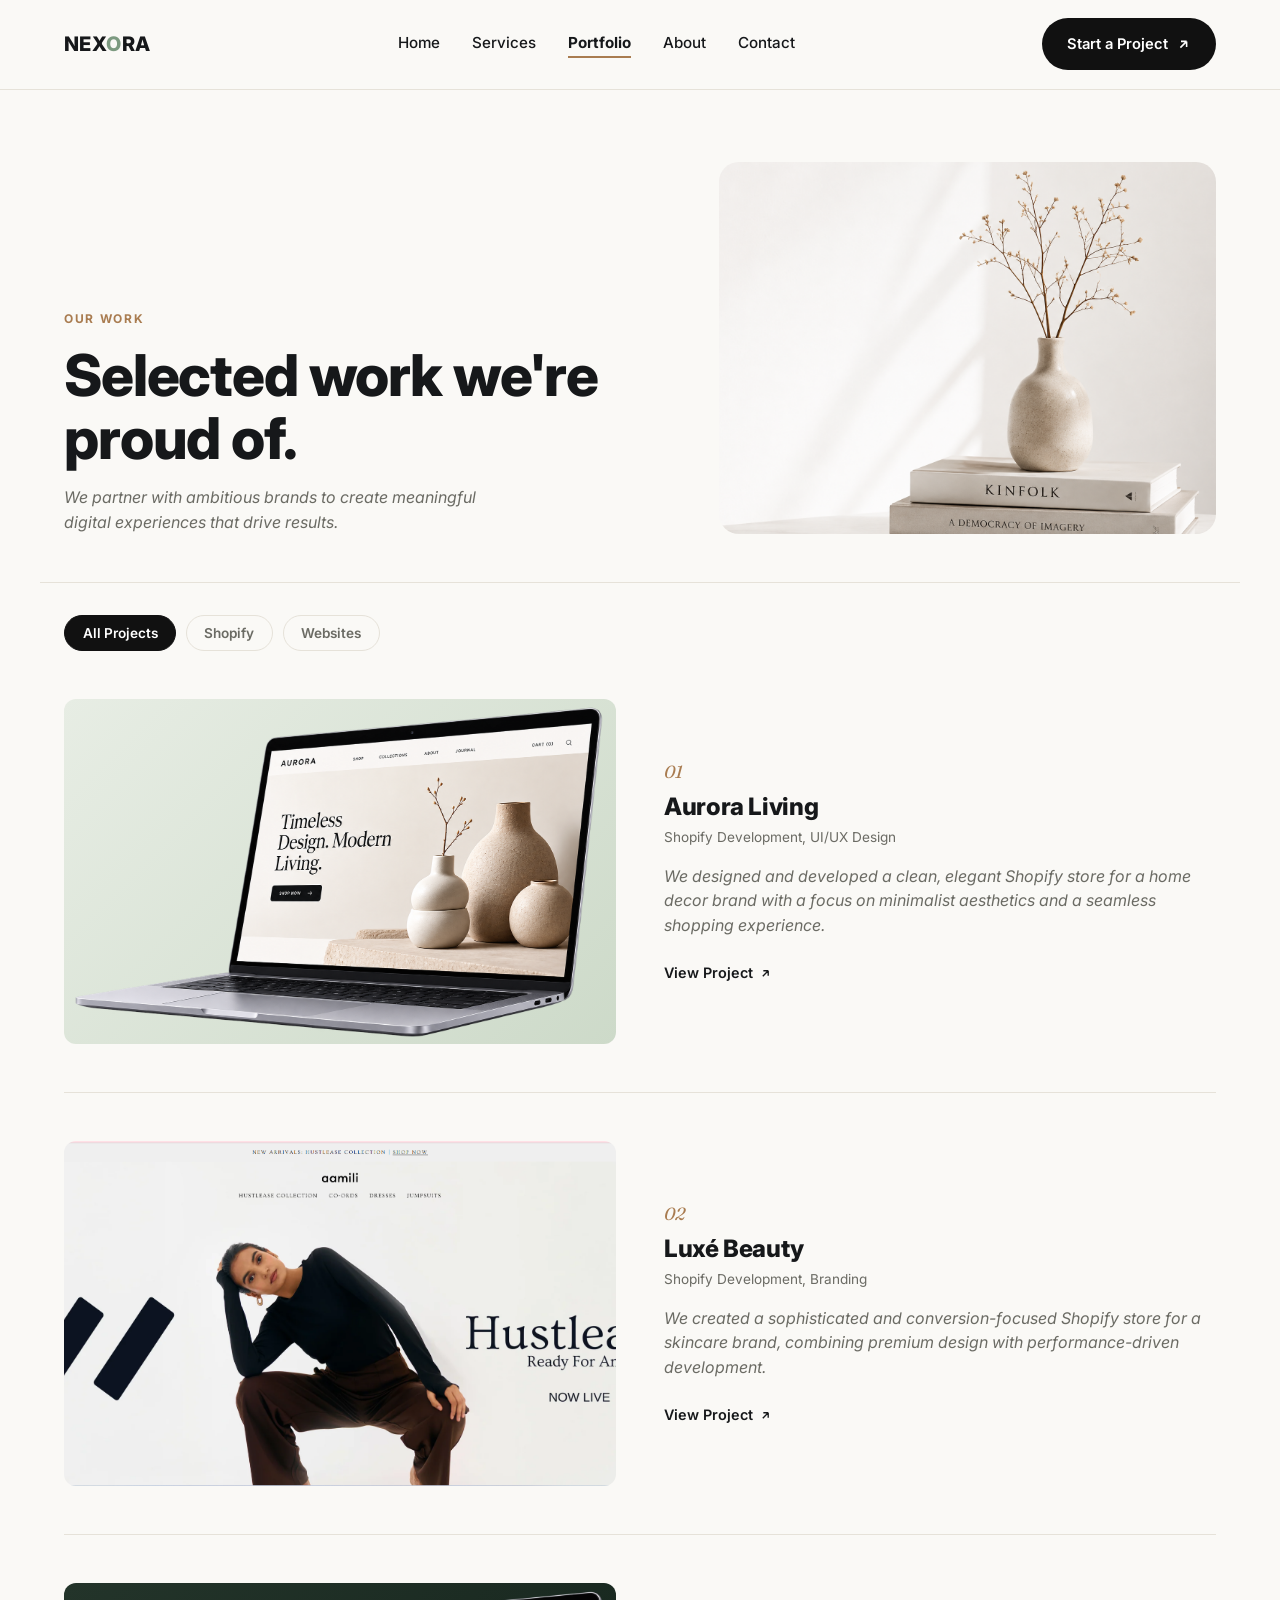
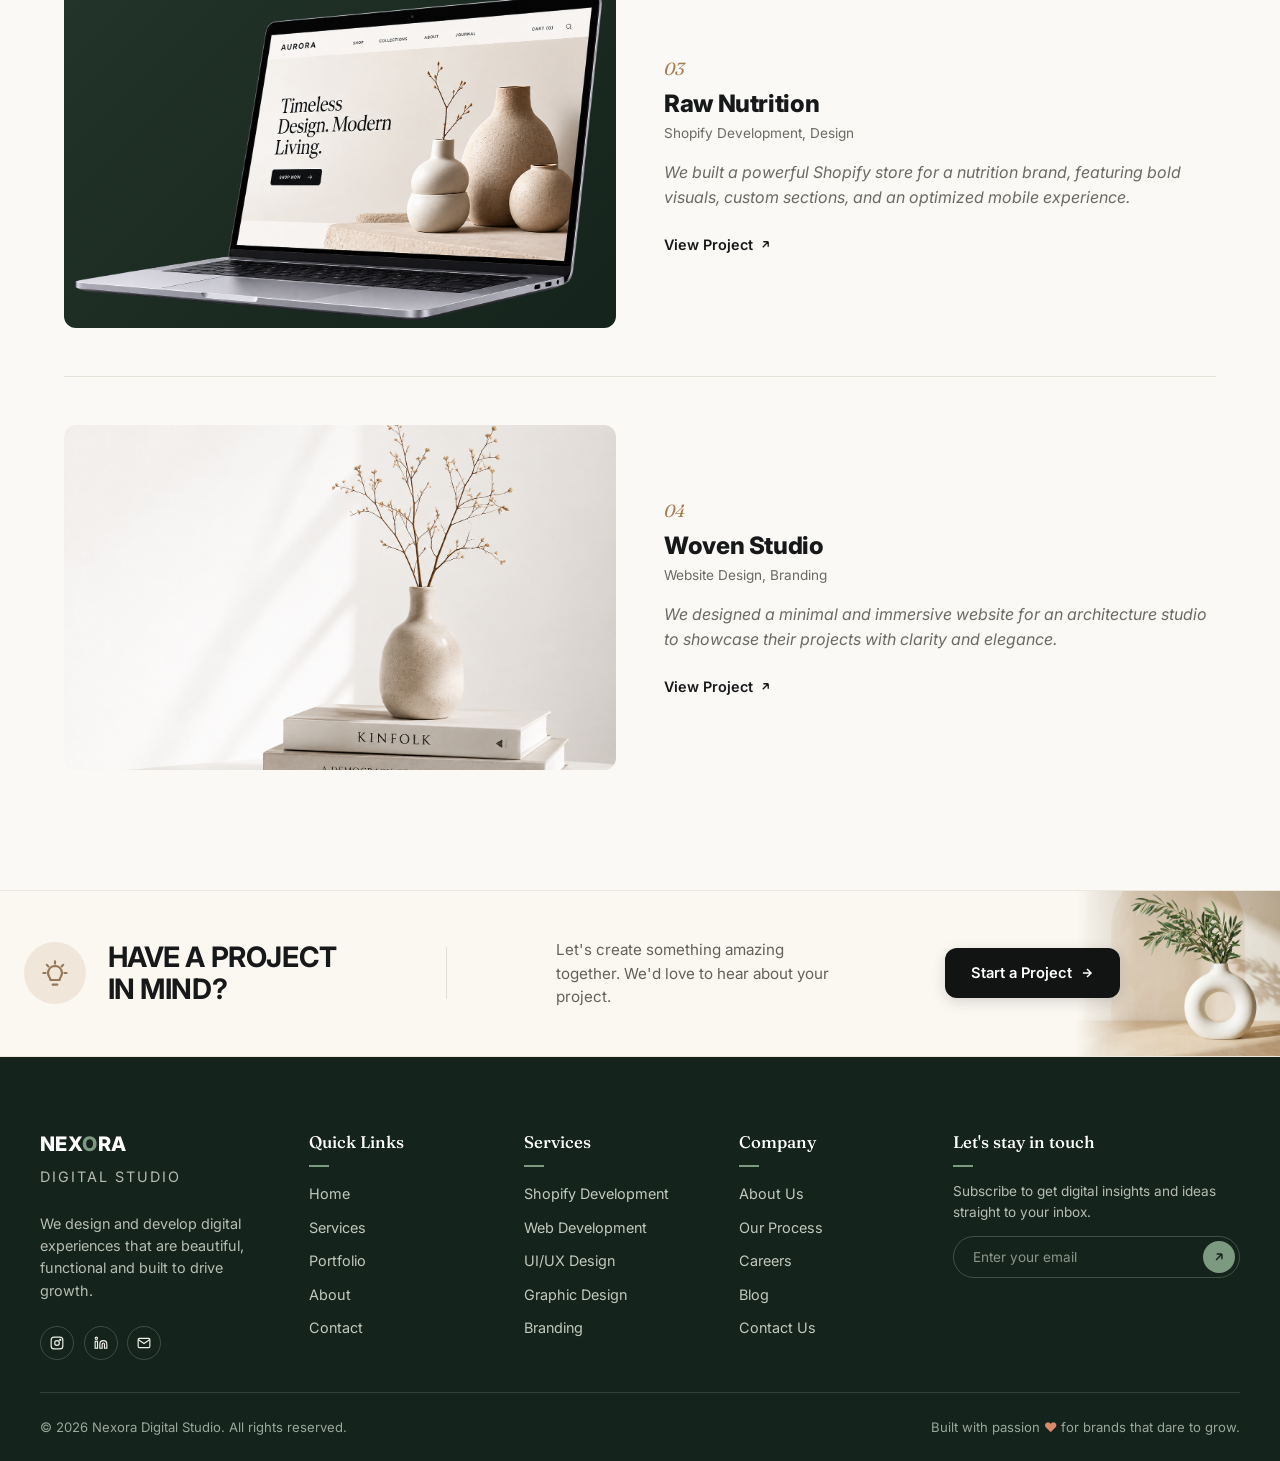
<file: portfolio.html>
<!DOCTYPE html>
<html lang="en">
<head>
  <meta charset="UTF-8" />
  <meta name="viewport" content="width=device-width, initial-scale=1.0" />
  <title>Portfolio — Nexora Digital Studio</title>
  <meta name="description" content="Selected work from Nexora Digital Studio — Shopify stores, websites and brand identities for ambitious brands." />
  <link rel="preconnect" href="https://fonts.googleapis.com" />
  <link rel="preconnect" href="https://fonts.gstatic.com" crossorigin />
  <link href="https://fonts.googleapis.com/css2?family=Inter:wght@400;500;600;700;800&family=Fraunces:ital,wght@1,500&display=swap" rel="stylesheet" />
  <link rel="stylesheet" href="css/style.css" />
</head>
<body data-page="portfolio">

  <header class="site-header" id="site-header"></header>

  <main>
    <!-- ================= HERO ================= -->
    <section class="page-hero">
      <div class="container">
        <div class="page-hero-copy" data-reveal>
          <span class="eyebrow">Our Work</span>
          <h1>Selected work we're proud of.</h1>
          <p class="lede">We partner with ambitious brands to create meaningful digital experiences that drive results.</p>
        </div>
        <div class="page-hero-media" data-reveal>
          <div class="media-block">
            <img src="images/hero-service.png" alt="Website displayed on a laptop" />
          </div>
        </div>
      </div>
    </section>

    <!-- ================= FILTERS + PROJECTS ================= -->
    <section class="portfolio-projects" style="padding-top:0;">
      <div class="container">

        <div class="filter-row" data-reveal>
          <button class="filter-btn is-active" data-filter="all">All Projects</button>
          <button class="filter-btn" data-filter="shopify">Shopify</button>
          <button class="filter-btn" data-filter="websites">Websites</button>
        </div>

        <div class="portfolio-row" data-category="shopify" data-reveal>
          <div class="media-block sage">
            <img src="images/hero-mockup.png" alt="Aurora Living ecommerce website" />
          </div>
          <div>
            <span class="feature-number">01</span>
            <h3 class="h2" style="font-size:1.5rem;">Aurora Living</h3>
            <p class="category">Shopify Development, UI/UX Design</p>
            <p class="lede">We designed and developed a clean, elegant Shopify store for a home decor brand with a focus on minimalist aesthetics and a seamless shopping experience.</p>
            <a href="#" class="link-arrow">View Project <svg viewBox="0 0 24 24" fill="none" stroke="currentColor" stroke-width="2.5"><path d="M7 17L17 7M17 7H8M17 7V16"/></svg></a>
          </div>
        </div>

        <div class="portfolio-row" data-category="shopify" data-reveal>
          <div class="media-block">
            <img src="images/Aamili.png" alt="Aamili ecommerce website" />
          </div>
          <div>
            <span class="feature-number">02</span>
            <h3 class="h2" style="font-size:1.5rem;">Luxé Beauty</h3>
            <p class="category">Shopify Development, Branding</p>
            <p class="lede">We created a sophisticated and conversion-focused Shopify store for a skincare brand, combining premium design with performance-driven development.</p>
            <a href="#" class="link-arrow">View Project <svg viewBox="0 0 24 24" fill="none" stroke="currentColor" stroke-width="2.5"><path d="M7 17L17 7M17 7H8M17 7V16"/></svg></a>
          </div>
        </div>

        <div class="portfolio-row" data-category="design" data-reveal>
          <div class="media-block dark">
            <img src="images/hero-mockup.png" alt="Raw Nutrition ecommerce website" />
          </div>
          <div>
            <span class="feature-number">03</span>
            <h3 class="h2" style="font-size:1.5rem;">Raw Nutrition</h3>
            <p class="category">Shopify Development, Design</p>
            <p class="lede">We built a powerful Shopify store for a nutrition brand, featuring bold visuals, custom sections, and an optimized mobile experience.</p>
            <a href="#" class="link-arrow">View Project <svg viewBox="0 0 24 24" fill="none" stroke="currentColor" stroke-width="2.5"><path d="M7 17L17 7M17 7H8M17 7V16"/></svg></a>
          </div>
        </div>

        <div class="portfolio-row" data-category="websites" data-reveal>
          <div class="media-block sage">
            <img src="images/hero-service.png" alt="Woven Studio website" />
          </div>
          <div>
            <span class="feature-number">04</span>
            <h3 class="h2" style="font-size:1.5rem;">Woven Studio</h3>
            <p class="category">Website Design, Branding</p>
            <p class="lede">We designed a minimal and immersive website for an architecture studio to showcase their projects with clarity and elegance.</p>
            <a href="#" class="link-arrow">View Project <svg viewBox="0 0 24 24" fill="none" stroke="currentColor" stroke-width="2.5"><path d="M7 17L17 7M17 7H8M17 7V16"/></svg></a>
          </div>
        </div>

      </div>
    </section>

    <!-- ================= CTA STRIP ================= -->
    <section class="cta-strip">
      <div class="container cta-strip__inner" data-reveal>
        
        <div class="cta-strip__left">
          <div class="cta-strip__badge" aria-hidden="true">
            <svg viewBox="0 0 24 24" fill="none" stroke="currentColor" stroke-width="1.8" stroke-linecap="round" stroke-linejoin="round">
              <path d="M9 18h6"/>
              <path d="M10 22h4"/>
              <path d="M12 2v2"/>
              <path d="M12 6a6 6 0 0 0-5 9.3c.7.9 1 1.7 1 2.7h8c0-1 .3-1.8 1-2.7A6 6 0 0 0 12 6z"/>
              <path d="M4.93 4.93l1.41 1.41"/>
              <path d="M19.07 4.93l-1.41 1.41"/>
              <path d="M2 12h2"/>
              <path d="M20 12h2"/>
            </svg>
          </div>
          <h2 class="cta-strip__title">Have a project<br>in mind?</h2>
        </div>

        <div class="cta-strip__divider" aria-hidden="true"></div>

        <p class="cta-strip__copy">
          Let's create something amazing together. We'd love to hear about your project.
        </p>

        <a href="contact.html" class="cta-strip__btn">
          Start a Project
          <svg viewBox="0 0 24 24" fill="none" stroke="currentColor" stroke-width="2.5"><path d="M5 12h14M12 5l7 7-7 7"/></svg>
        </a>

      </div>

      <!-- Right decorative vase element anchored to the screen edge -->
      <div class="cta-strip__deco" aria-hidden="true">
        <img src="images/cta-vase.jpg" alt="" />
      </div>
    </section>
  </main>

  <footer class="site-footer" id="site-footer"></footer>

  <script src="js/components.js"></script>
  <script src="js/main.js"></script>
</body>
</html>
</file>
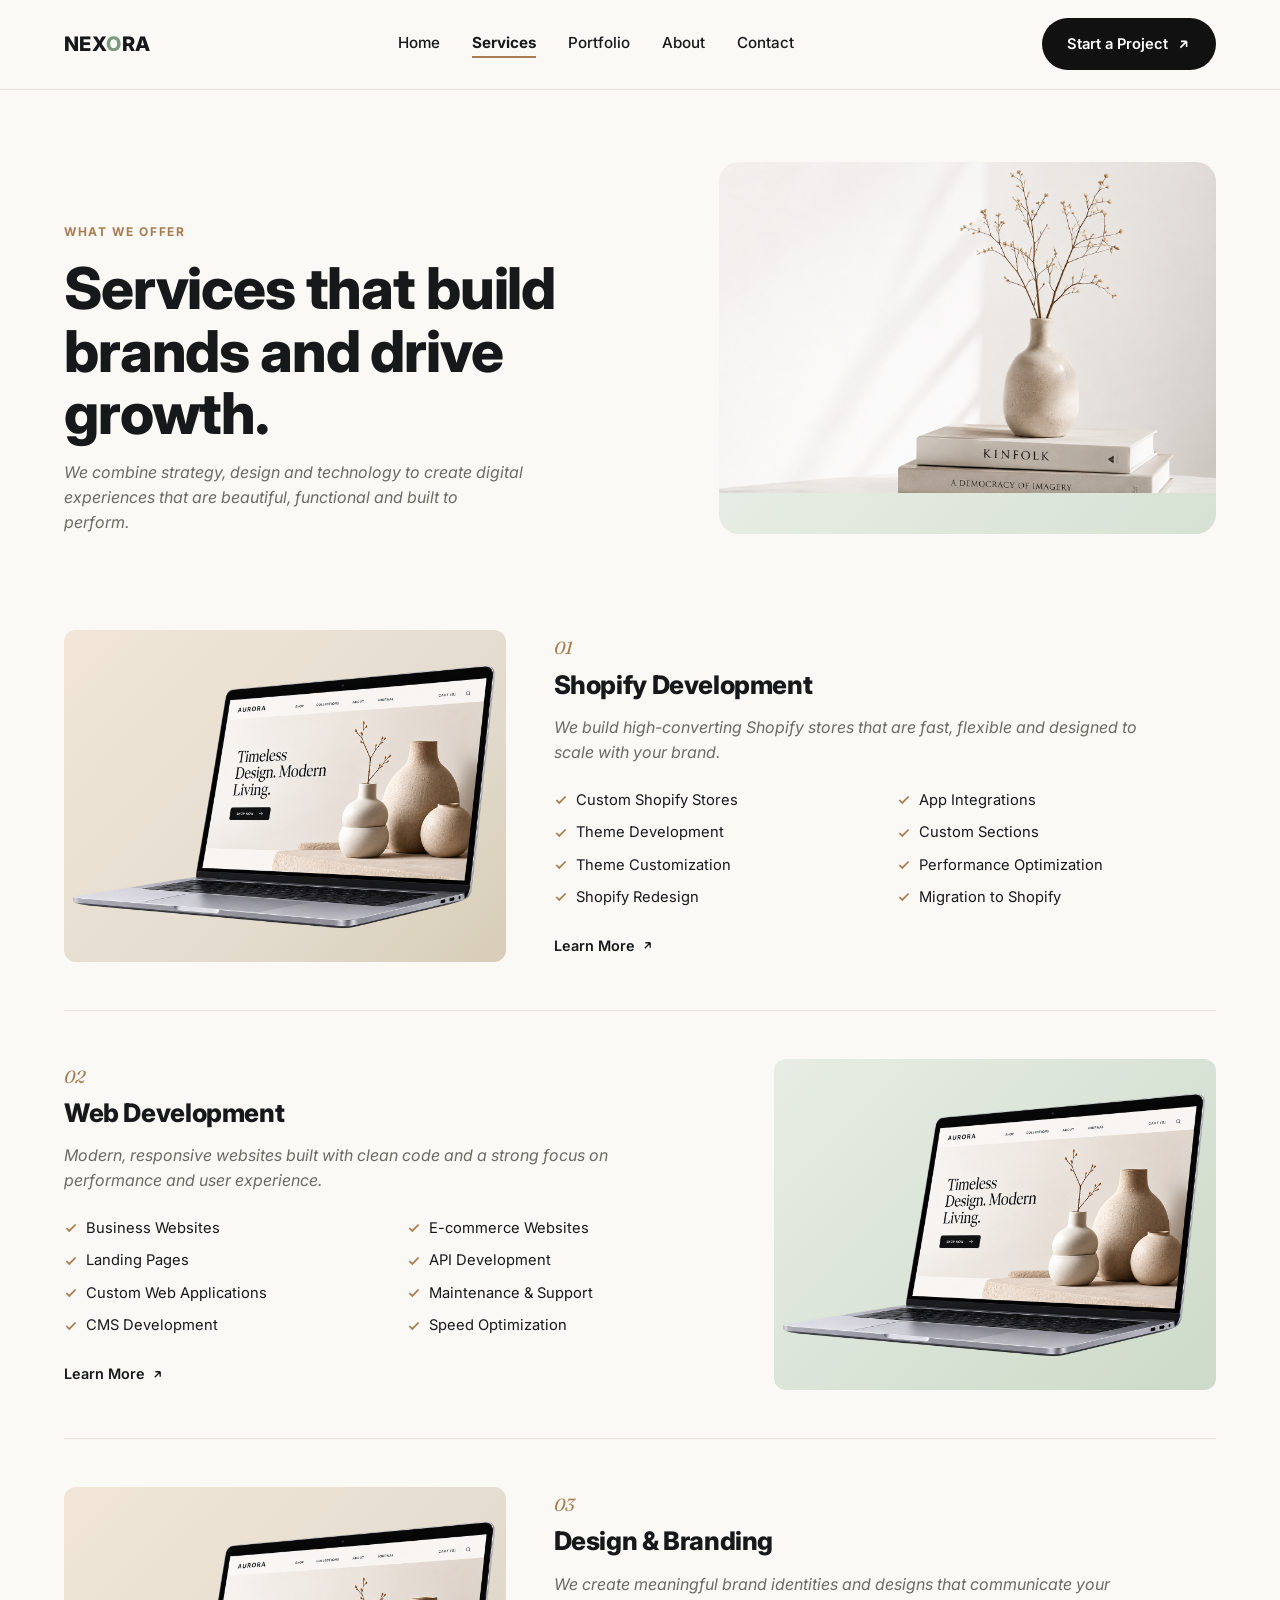
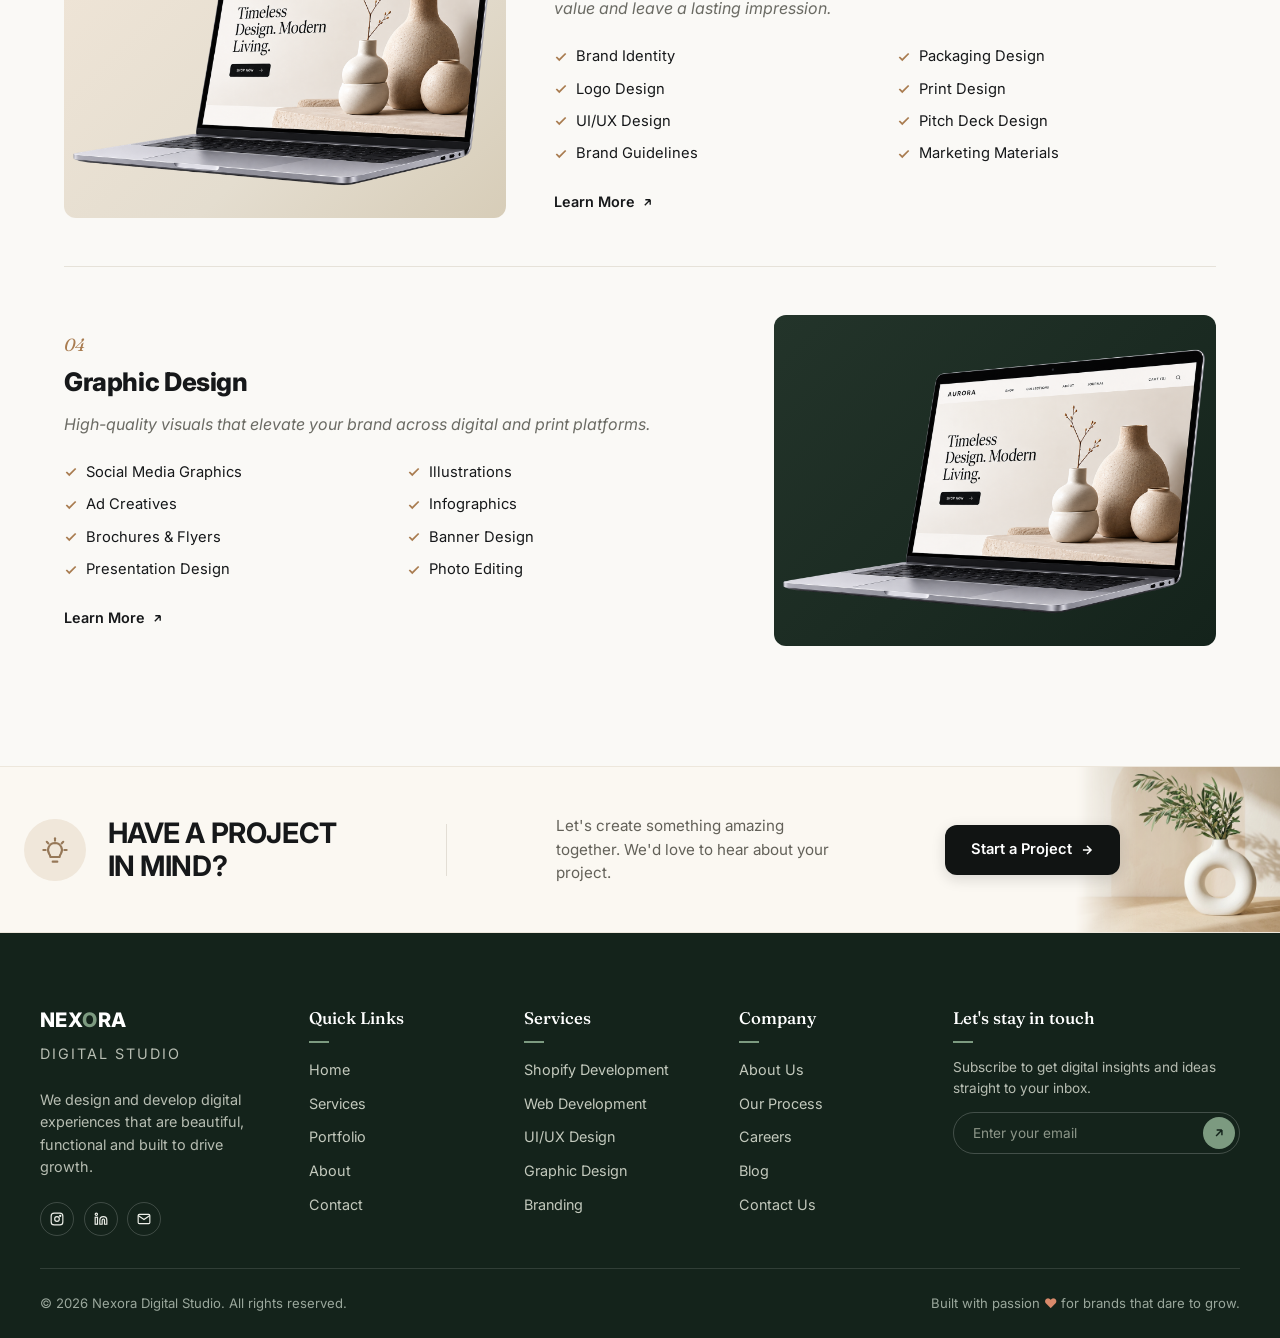
<file: service.html>
<!DOCTYPE html>
<html lang="en">
<head>
  <meta charset="UTF-8" />
  <meta name="viewport" content="width=device-width, initial-scale=1.0" />
  <title>Services — Nexora Digital Studio</title>
  <meta name="description" content="Shopify development, web development, design & branding and graphic design services from Nexora Digital Studio." />
  <link rel="preconnect" href="https://fonts.googleapis.com" />
  <link rel="preconnect" href="https://fonts.gstatic.com" crossorigin />
  <link href="https://fonts.googleapis.com/css2?family=Inter:wght@400;500;600;700;800&family=Fraunces:ital,wght@1,500&display=swap" rel="stylesheet" />
  <link rel="stylesheet" href="css/style.css" />
</head>
<body data-page="service">

  <header class="site-header" id="site-header"></header>

  <main>
    <!-- ================= HERO ================= -->
    <section class="page-hero">
      <div class="container">
        <div class="page-hero-copy" data-reveal>
          <span class="eyebrow">What We Offer</span>
          <h1>Services that build brands and drive growth.</h1>
          <p class="lede">We combine strategy, design and technology to create digital experiences that are beautiful, functional and built to perform.</p>
        </div>
        <div class="page-hero-media" data-reveal>
          <img src="images/hero-service.png" alt="Website displayed on a laptop" > 
          <div class="media-block sage">

          </div>
        </div>
      </div>
    </section>

    <!-- ================= SERVICE ROWS ================= -->
    <section class="services-detail" style="padding-top:0;">
      <div class="container">

        <div class="feature-row" data-reveal>
          <div class="media-block">
            <img src="images/hero-mockup.png" alt="Website displayed on a laptop" > 
          </div>
          <div>
            <span class="feature-number">01</span>
            <h3 class="h2" style="font-size:1.6rem;">Shopify Development</h3>
            <p class="lede">We build high-converting Shopify stores that are fast, flexible and designed to scale with your brand.</p>
            <ul class="check-grid">
              <li><svg viewBox="0 0 24 24" fill="none" stroke="currentColor" stroke-width="3"><path d="M20 6L9 17l-5-5"/></svg>Custom Shopify Stores</li>
              <li><svg viewBox="0 0 24 24" fill="none" stroke="currentColor" stroke-width="3"><path d="M20 6L9 17l-5-5"/></svg>App Integrations</li>
              <li><svg viewBox="0 0 24 24" fill="none" stroke="currentColor" stroke-width="3"><path d="M20 6L9 17l-5-5"/></svg>Theme Development</li>
              <li><svg viewBox="0 0 24 24" fill="none" stroke="currentColor" stroke-width="3"><path d="M20 6L9 17l-5-5"/></svg>Custom Sections</li>
              <li><svg viewBox="0 0 24 24" fill="none" stroke="currentColor" stroke-width="3"><path d="M20 6L9 17l-5-5"/></svg>Theme Customization</li>
              <li><svg viewBox="0 0 24 24" fill="none" stroke="currentColor" stroke-width="3"><path d="M20 6L9 17l-5-5"/></svg>Performance Optimization</li>
              <li><svg viewBox="0 0 24 24" fill="none" stroke="currentColor" stroke-width="3"><path d="M20 6L9 17l-5-5"/></svg>Shopify Redesign</li>
              <li><svg viewBox="0 0 24 24" fill="none" stroke="currentColor" stroke-width="3"><path d="M20 6L9 17l-5-5"/></svg>Migration to Shopify</li>
            </ul>
            <a href="contact.html" class="link-arrow">Learn More <svg viewBox="0 0 24 24" fill="none" stroke="currentColor" stroke-width="2.5"><path d="M7 17L17 7M17 7H8M17 7V16"/></svg></a>
          </div>
        </div>

        <div class="feature-row" data-reveal>
          <div>
            <span class="feature-number">02</span>
            <h3 class="h2" style="font-size:1.6rem;">Web Development</h3>
            <p class="lede">Modern, responsive websites built with clean code and a strong focus on performance and user experience.</p>
            <ul class="check-grid">
              <li><svg viewBox="0 0 24 24" fill="none" stroke="currentColor" stroke-width="3"><path d="M20 6L9 17l-5-5"/></svg>Business Websites</li>
              <li><svg viewBox="0 0 24 24" fill="none" stroke="currentColor" stroke-width="3"><path d="M20 6L9 17l-5-5"/></svg>E-commerce Websites</li>
              <li><svg viewBox="0 0 24 24" fill="none" stroke="currentColor" stroke-width="3"><path d="M20 6L9 17l-5-5"/></svg>Landing Pages</li>
              <li><svg viewBox="0 0 24 24" fill="none" stroke="currentColor" stroke-width="3"><path d="M20 6L9 17l-5-5"/></svg>API Development</li>
              <li><svg viewBox="0 0 24 24" fill="none" stroke="currentColor" stroke-width="3"><path d="M20 6L9 17l-5-5"/></svg>Custom Web Applications</li>
              <li><svg viewBox="0 0 24 24" fill="none" stroke="currentColor" stroke-width="3"><path d="M20 6L9 17l-5-5"/></svg>Maintenance &amp; Support</li>
              <li><svg viewBox="0 0 24 24" fill="none" stroke="currentColor" stroke-width="3"><path d="M20 6L9 17l-5-5"/></svg>CMS Development</li>
              <li><svg viewBox="0 0 24 24" fill="none" stroke="currentColor" stroke-width="3"><path d="M20 6L9 17l-5-5"/></svg>Speed Optimization</li>
            </ul>
            <a href="contact.html" class="link-arrow">Learn More <svg viewBox="0 0 24 24" fill="none" stroke="currentColor" stroke-width="2.5"><path d="M7 17L17 7M17 7H8M17 7V16"/></svg></a>
          </div>

          <div class="media-block sage">
            <img src="images/hero-mockup.png" alt="Website displayed on a laptop" > 
          </div>
        </div>

        <div class="feature-row" data-reveal>
          <div class="media-block">
            <img src="images/hero-mockup.png" alt="Website displayed on a laptop" > 
          </div>
          <div>
            <span class="feature-number">03</span>
            <h3 class="h2" style="font-size:1.6rem;">Design &amp; Branding</h3>
            <p class="lede">We create meaningful brand identities and designs that communicate your value and leave a lasting impression.</p>
            <ul class="check-grid">
              <li><svg viewBox="0 0 24 24" fill="none" stroke="currentColor" stroke-width="3"><path d="M20 6L9 17l-5-5"/></svg>Brand Identity</li>
              <li><svg viewBox="0 0 24 24" fill="none" stroke="currentColor" stroke-width="3"><path d="M20 6L9 17l-5-5"/></svg>Packaging Design</li>
              <li><svg viewBox="0 0 24 24" fill="none" stroke="currentColor" stroke-width="3"><path d="M20 6L9 17l-5-5"/></svg>Logo Design</li>
              <li><svg viewBox="0 0 24 24" fill="none" stroke="currentColor" stroke-width="3"><path d="M20 6L9 17l-5-5"/></svg>Print Design</li>
              <li><svg viewBox="0 0 24 24" fill="none" stroke="currentColor" stroke-width="3"><path d="M20 6L9 17l-5-5"/></svg>UI/UX Design</li>
              <li><svg viewBox="0 0 24 24" fill="none" stroke="currentColor" stroke-width="3"><path d="M20 6L9 17l-5-5"/></svg>Pitch Deck Design</li>
              <li><svg viewBox="0 0 24 24" fill="none" stroke="currentColor" stroke-width="3"><path d="M20 6L9 17l-5-5"/></svg>Brand Guidelines</li>
              <li><svg viewBox="0 0 24 24" fill="none" stroke="currentColor" stroke-width="3"><path d="M20 6L9 17l-5-5"/></svg>Marketing Materials</li>
            </ul>
            <a href="contact.html" class="link-arrow">Learn More <svg viewBox="0 0 24 24" fill="none" stroke="currentColor" stroke-width="2.5"><path d="M7 17L17 7M17 7H8M17 7V16"/></svg></a>
          </div>
        </div>

        <div class="feature-row" data-reveal>
          <div>
            <span class="feature-number">04</span>
            <h3 class="h2" style="font-size:1.6rem;">Graphic Design</h3>
            <p class="lede">High-quality visuals that elevate your brand across digital and print platforms.</p>
            <ul class="check-grid">
              <li><svg viewBox="0 0 24 24" fill="none" stroke="currentColor" stroke-width="3"><path d="M20 6L9 17l-5-5"/></svg>Social Media Graphics</li>
              <li><svg viewBox="0 0 24 24" fill="none" stroke="currentColor" stroke-width="3"><path d="M20 6L9 17l-5-5"/></svg>Illustrations</li>
              <li><svg viewBox="0 0 24 24" fill="none" stroke="currentColor" stroke-width="3"><path d="M20 6L9 17l-5-5"/></svg>Ad Creatives</li>
              <li><svg viewBox="0 0 24 24" fill="none" stroke="currentColor" stroke-width="3"><path d="M20 6L9 17l-5-5"/></svg>Infographics</li>
              <li><svg viewBox="0 0 24 24" fill="none" stroke="currentColor" stroke-width="3"><path d="M20 6L9 17l-5-5"/></svg>Brochures &amp; Flyers</li>
              <li><svg viewBox="0 0 24 24" fill="none" stroke="currentColor" stroke-width="3"><path d="M20 6L9 17l-5-5"/></svg>Banner Design</li>
              <li><svg viewBox="0 0 24 24" fill="none" stroke="currentColor" stroke-width="3"><path d="M20 6L9 17l-5-5"/></svg>Presentation Design</li>
              <li><svg viewBox="0 0 24 24" fill="none" stroke="currentColor" stroke-width="3"><path d="M20 6L9 17l-5-5"/></svg>Photo Editing</li>
            </ul>
            <a href="contact.html" class="link-arrow">Learn More <svg viewBox="0 0 24 24" fill="none" stroke="currentColor" stroke-width="2.5"><path d="M7 17L17 7M17 7H8M17 7V16"/></svg></a>
          </div>

          <div class="media-block dark">
            <img src="images/hero-mockup.png" alt="Website displayed on a laptop" > 
          </div>
          
        </div>

      </div>
    </section>

    <!-- ================= CTA STRIP ================= -->
    <section class="cta-strip">
      <div class="container cta-strip__inner" data-reveal>
        
        <div class="cta-strip__left">
          <div class="cta-strip__badge" aria-hidden="true">
            <svg viewBox="0 0 24 24" fill="none" stroke="currentColor" stroke-width="1.8" stroke-linecap="round" stroke-linejoin="round">
              <path d="M9 18h6"/>
              <path d="M10 22h4"/>
              <path d="M12 2v2"/>
              <path d="M12 6a6 6 0 0 0-5 9.3c.7.9 1 1.7 1 2.7h8c0-1 .3-1.8 1-2.7A6 6 0 0 0 12 6z"/>
              <path d="M4.93 4.93l1.41 1.41"/>
              <path d="M19.07 4.93l-1.41 1.41"/>
              <path d="M2 12h2"/>
              <path d="M20 12h2"/>
            </svg>
          </div>
          <h2 class="cta-strip__title">Have a project<br>in mind?</h2>
        </div>

        <div class="cta-strip__divider" aria-hidden="true"></div>

        <p class="cta-strip__copy">
          Let's create something amazing together. We'd love to hear about your project.
        </p>

        <a href="contact.html" class="cta-strip__btn">
          Start a Project
          <svg viewBox="0 0 24 24" fill="none" stroke="currentColor" stroke-width="2.5"><path d="M5 12h14M12 5l7 7-7 7"/></svg>
        </a>

      </div>

      <!-- Right decorative vase element anchored to the screen edge -->
      <div class="cta-strip__deco" aria-hidden="true">
        <img src="images/cta-vase.jpg" alt="" />
      </div>
    </section>
  </main>

  <footer class="site-footer" id="site-footer"></footer>

  <script src="js/components.js"></script>
  <script src="js/main.js"></script>
</body>
</html>
</file>
<file: css/style.css>
/* =========================================================
   NEXORA — Digital Studio
   Main stylesheet
   ========================================================= */

/* ---------- Design tokens ---------- */
:root {
  --color-bg: #faf9f6;
  --color-bg-alt: #f2efe9;
  --color-surface: #ffffff;
  --color-text: #16181a;
  --color-muted: #6b6b64;
  --color-border: #e6e2d9;
  --color-accent: #a97c50;       /* warm tan/terracotta — eyebrow labels, numbers */
  --color-accent-soft: #f1e6d8;
  --color-dark: #14231b;         /* deep green — footer, secondary CTA */
  --color-dark-soft: #1c2f24;
  --color-sage: #7c9a80;         /* sage green accent (logo mark, italics) */
  --color-black: #111111;

  --font-sans: 'Inter', -apple-system, BlinkMacSystemFont, 'Segoe UI', sans-serif;
  --font-serif: 'Fraunces', 'Playfair Display', Georgia, serif;

  --container: 1200px;
  --radius-sm: 6px;
  --radius-md: 12px;
  --radius-lg: 20px;
  --radius-pill: 999px;

  --space-1: 0.5rem;
  --space-2: 1rem;
  --space-3: 1.5rem;
  --space-4: 2rem;
  --space-5: 3rem;
  --space-6: 4.5rem;
  --space-7: 6.5rem;

  --transition: 220ms cubic-bezier(.4,0,.2,1);
}

/* ---------- Reset ---------- */
*, *::before, *::after { box-sizing: border-box; }
html { scroll-behavior: smooth; }
body {
  margin: 0;
  font-family: var(--font-sans);
  background: var(--color-bg);
  color: var(--color-text);
  -webkit-font-smoothing: antialiased;
  line-height: 1.55;
}
img { max-width: 100%; display: block; }
a { color: inherit; text-decoration: none; }
ul { margin: 0; padding: 0; list-style: none; }
button { font-family: inherit; cursor: pointer; }
input, textarea { font-family: inherit; font-size: 1rem; }
h1, h2, h3, h4, p { margin: 0; }

:focus-visible {
  outline: 2px solid var(--color-accent);
  outline-offset: 3px;
}

@media (prefers-reduced-motion: reduce) {
  *, *::before, *::after {
    animation-duration: 0.01ms !important;
    animation-iteration-count: 1 !important;
    transition-duration: 0.01ms !important;
    scroll-behavior: auto !important;
  }
}

.container {
  width: 100%;
  max-width: var(--container);
  margin: 0 auto;
  padding: 0 1.5rem;
}

section { padding: var(--space-6) 0; }
@media (max-width: 768px) {
  section { padding: var(--space-5) 0; }
}

/* ---------- Typography helpers ---------- */
.eyebrow {
  display: inline-block;
  font-size: 0.75rem;
  font-weight: 700;
  letter-spacing: 0.14em;
  text-transform: uppercase;
  color: var(--color-accent);
  margin-bottom: var(--space-2);
}

h1, .h1 {
  font-size: clamp(2.4rem, 4.6vw, 3.6rem);
  font-weight: 800;
  line-height: 1.08;
  letter-spacing: -0.02em;
}

h2, .h2 {
  font-size: clamp(1.9rem, 3vw, 2.5rem);
  font-weight: 800;
  line-height: 1.15;
  letter-spacing: -0.015em;
}

h3, .h3 {
  font-size: 1.2rem;
  font-weight: 700;
  letter-spacing: -0.01em;
}

.lede {
  font-style:italic;
  color: var(--color-muted);
}

em, .accent-italic {
  font-family: var(--font-serif);
  font-style: italic;
  font-weight: 500;
  color: var(--color-sage);
}

/* ---------- Buttons ---------- */
.btn {
  display: inline-flex;
  align-items: center;
  gap: 0.5rem;
  padding: 0.85rem 1.5rem;
  border-radius: var(--radius-pill);
  font-weight: 600;
  font-size: 0.92rem;
  border: 1px solid transparent;
  transition: transform var(--transition), background var(--transition), color var(--transition), border-color var(--transition);
  white-space: nowrap;
}
.btn:hover { transform: translateY(-2px); }
.btn svg { width: 15px; height: 15px; }

.btn-dark {
  background: var(--color-black);
  color: #fff;
}
.btn-dark:hover { background: var(--color-dark); }

.btn-outline {
  background: transparent;
  color: var(--color-text);
  border-color: var(--color-border);
}
.btn-outline:hover { border-color: var(--color-text); }

.btn-green {
  background: var(--color-dark);
  color: #fff;
}
.btn-green:hover { background: var(--color-dark-soft); }

.btn-light {
  background: #fff;
  color: var(--color-dark);
}
.btn-light:hover { background: var(--color-accent-soft); }

.btn-sm { padding: 0.65rem 1.1rem; font-size: 0.85rem; }

.link-arrow {
  display: inline-flex;
  align-items: center;
  gap: 0.4rem;
  font-weight: 600;
  font-size: 0.9rem;
  position: relative;
}
.link-arrow svg { width: 13px; height: 13px; transition: transform var(--transition); }
.link-arrow:hover svg { transform: translate(2px, -2px); }

/* =========================================================
   HEADER
   ========================================================= */
.site-header {
  position: sticky;
  top: 0;
  z-index: 100;
  background: rgba(250, 249, 246, 0.88);
  backdrop-filter: blur(10px);
  border-bottom: 1px solid var(--color-border);
}
.site-header .container {
  display: flex;
  align-items: center;
  justify-content: space-between;
  padding-top: 1.15rem;
  padding-bottom: 1.15rem;
}

.logo {
  font-size: 1.25rem;
  font-weight: 800;
  letter-spacing: 0.02em;
}
.logo span { color: var(--color-sage); }

.main-nav {
  display: flex;
  align-items: center;
  gap: var(--space-4);
}
.main-nav a {
  font-size: 0.95rem;
  font-weight: 500;
  color: var(--color-text);
  position: relative;
  padding-bottom: 4px;
}
.main-nav a::after {
  content: "";
  position: absolute;
  left: 0; bottom: 0;
  height: 2px;
  width: 0;
  background: var(--color-text);
  transition: width var(--transition);
}
.main-nav a:hover::after { width: 100%; }
.main-nav a.active { font-weight: 700; }
.main-nav a.active::after { width: 100%; background: var(--color-accent); }

.header-actions { display: flex; align-items: center; gap: var(--space-3); }

.nav-toggle {
  display: none;
  flex-direction: column;
  gap: 5px;
  background: none;
  border: none;
  padding: 6px;
}
.nav-toggle span {
  width: 22px;
  height: 2px;
  background: var(--color-text);
  transition: transform var(--transition), opacity var(--transition);
}
.nav-toggle.is-open span:nth-child(1) { transform: translateY(7px) rotate(45deg); }
.nav-toggle.is-open span:nth-child(2) { opacity: 0; }
.nav-toggle.is-open span:nth-child(3) { transform: translateY(-7px) rotate(-45deg); }

@media (max-width: 860px) {
  .main-nav {
    position: fixed;
    inset: 68px 0 0 0;
    background: var(--color-bg);
    flex-direction: column;
    align-items: flex-start;
    gap: var(--space-2);
    padding: var(--space-4) 1.5rem;
    transform: translateY(-8px);
    opacity: 0;
    pointer-events: none;
    transition: opacity var(--transition), transform var(--transition);
    border-bottom: 1px solid var(--color-border);
  }
  .main-nav.is-open {
    opacity: 1;
    transform: translateY(0);
    pointer-events: auto;
  }
  .main-nav a { font-size: 1.05rem; padding: 0.5rem 0; }
  .nav-toggle { display: flex; }
  .header-actions .btn span.btn-text { display: none; }
}

/* =========================================================
   HERO (shared pattern across inner pages)
   ========================================================= */
.page-hero {
  padding-top: var(--space-6);
  padding-bottom: var(--space-5);
}
.page-hero .container {
  display: grid;
  grid-template-columns: 1.1fr 0.9fr;
  gap: var(--space-5);
  align-items: end;
}
.page-hero-media {
  border-radius: var(--radius-lg);
  overflow: hidden;
  aspect-ratio: 4/3;
}
.page-hero-copy .lede { margin-top: var(--space-2); max-width: 46ch; }
.page-hero-copy .btn { margin-top: var(--space-3); }

@media (max-width: 860px) {
  .page-hero .container { grid-template-columns: 1fr; }
  .page-hero-media { order: -1; }
}

/* Decorative placeholder media (stands in for photography) */
.media-block {
  width: 100%; height: 100%;
  display: flex; align-items: center; justify-content: center;
  position: relative;
  background: linear-gradient(135deg, var(--color-accent-soft), #e4ddcf 60%, #d7cdb8);
  color: var(--color-dark);
}
.media-block.dark { background: linear-gradient(135deg, #23342a, var(--color-dark)); color: #fff; }
.media-block.sage { background: linear-gradient(135deg, #e7ede4, #cddac9); }
.media-block .media-caption {
  position: absolute; left: 0; right: 0; bottom: 0;
  padding: var(--space-3);
  font-family: var(--font-serif);
  font-style: italic;
  font-size: 1.2rem;
}
.media-block svg { width: 40%; opacity: 0.9; }

/* =========================================================
   HOME — HERO
   ========================================================= */
.hero {
  padding-top: var(--space-5);
}
.hero .container {
  display: grid;
  grid-template-columns: 1fr 1.05fr;
  gap: var(--space-5);
  align-items: center;
}
.hero-actions { display: flex; gap: 1rem; margin-top: var(--space-4); flex-wrap: wrap; }
.hero-copy .lede { margin-top: var(--space-3); max-width: 40ch; }

.hero-mock {
  border-radius: var(--radius-lg);
  overflow: hidden;
  aspect-ratio: 5/4;
  position: relative;
}

@media (max-width: 860px) {
  .hero .container { grid-template-columns: 1fr; }
  .hero-mock { order: -1; }
}

/* Brand strip */
.brand-strip { padding: var(--space-5) 0; background: #e9e7e3 }
.brand-strip .strip-label {
  text-align: center;
  font-size: 0.72rem; letter-spacing: 0.14em; text-transform: uppercase;
  color: var(--color-muted); margin-bottom: var(--space-4);
}
.brand-row {
  display: flex;
  flex-wrap: wrap;
  justify-content: center;
  align-items: center;
  gap: var(--space-5);
  opacity: 0.75;
}
.brand-row span {
  font-weight: 700;
  font-size: 1.05rem;
  letter-spacing: 0.02em;
  color: var(--color-text);
}

/* =========================================================
   CARD GRIDS
   ========================================================= */

.home-work{
  background : #e9e7e3;
}
.home-services__head,
.home-work__head,
.about-team__head {
  display: flex;
  justify-content: space-between;
  align-items: flex-end;
  gap: var(--space-4);
  margin-bottom: var(--space-5);
}
.home-services__head .lede,
.home-work__head .lede,
.about-team__head .lede { margin-top: var(--space-2); }
@media (max-width: 700px) {
  .home-services__head,
  .home-work__head,
  .about-team__head { flex-direction: column; align-items: flex-start; }
}

.service-grid {
  display: grid;
  grid-template-columns: repeat(4, 1fr);
  gap: var(--space-3);
}
@media (max-width: 980px) { .service-grid { grid-template-columns: repeat(2, 1fr); } }
@media (max-width: 560px) { .service-grid { grid-template-columns: 1fr; } }

.service-card {
  background: var(--color-surface);
  border: 1px solid var(--color-border);
  border-radius: var(--radius-md);
  padding: var(--space-4);
  transition: transform var(--transition), box-shadow var(--transition);
}
.service-card:hover { transform: translateY(-4px); box-shadow: 0 16px 40px -24px rgba(20,35,27,0.35); }
.service-card .icon {
  width: 42px; height: 42px;
  display: flex; align-items: center; justify-content: center;
  background: var(--color-accent-soft);
  border-radius: 10px;
  margin-bottom: var(--space-3);
  color: var(--color-accent);
}
.service-card .icon svg { width: 20px; height: 20px; }
.service-card p { color: var(--color-muted); font-size: 0.92rem; margin-top: 0.5rem; }
.service-card .link-arrow { margin-top: var(--space-3); }

/* Project cards (home — Selected Work section) */
.home-work__grid {
  display: grid;
  grid-template-columns: repeat(3, 1fr);
  gap: var(--space-3);
}
@media (max-width: 860px) { .home-work__grid { grid-template-columns: 1fr; } }

.home-work__card { border-radius: var(--radius-md); overflow: hidden; }
.home-work__card-info { padding-top: var(--space-2); }
.home-work__card-info p { color: var(--color-muted); font-size: 0.88rem; }

/* =========================================================
   BROWSER FRAME — live website preview component
   ========================================================= */
.browser-frame {
  display: block;
  border-radius: var(--radius-md);
  overflow: hidden;
  border: 1px solid var(--color-border);
  background: #f4f2ee;
  text-decoration: none;
  color: inherit;
  position: relative;
  transition: box-shadow var(--transition), transform var(--transition);
}
.browser-frame:hover {
  box-shadow: 0 20px 48px -16px rgba(20,35,27,0.22);
  transform: translateY(-3px);
}

/* Chrome bar */
.browser-frame__chrome {
  display: flex;
  align-items: center;
  gap: 0.6rem;
  padding: 0.55rem 0.85rem;
  background: #ece9e3;
  border-bottom: 1px solid var(--color-border);
  user-select: none;
}
.browser-frame__dots {
  display: flex;
  gap: 5px;
  flex-shrink: 0;
}
.browser-frame__dots span {
  width: 10px;
  height: 10px;
  border-radius: 50%;
  background: #d0cdc7;
}
.browser-frame__dots span:nth-child(1) { background: #ff5f57; }
.browser-frame__dots span:nth-child(2) { background: #febc2e; }
.browser-frame__dots span:nth-child(3) { background: #28c840; }

.browser-frame__bar {
  flex: 1;
  background: #fff;
  border: 1px solid var(--color-border);
  border-radius: var(--radius-pill);
  padding: 0.28rem 0.85rem;
  font-size: 0.72rem;
  color: var(--color-muted);
  white-space: nowrap;
  overflow: hidden;
  text-overflow: ellipsis;
}

/* Viewport — holds the scaled iframe or screenshot image */
.browser-frame__viewport {
  position: relative;
  width: 100%;
  aspect-ratio: 4 / 3;
  overflow: hidden;
  background: #fff;
}
.browser-frame__viewport img {
  width: 100%;
  height: 100%;
  object-fit: cover;
  object-position: top center;
  display: block;
}
.browser-frame__viewport iframe {
  position: absolute;
  top: 0;
  left: 0;
  width: 200%;            /* render at 2× and scale down for density */
  height: 200%;
  transform: scale(0.5);
  transform-origin: top left;
  border: none;
  pointer-events: none;   /* prevent interaction — click goes to overlay */
}

/* Hover overlay */
.browser-frame__overlay {
  position: absolute;
  inset: 0;
  background: rgba(20, 35, 27, 0);
  display: flex;
  align-items: center;
  justify-content: center;
  transition: background var(--transition);
}
.browser-frame:hover .browser-frame__overlay {
  background: rgba(20, 35, 27, 0.45);
}
.browser-frame__cta {
  display: inline-flex;
  align-items: center;
  gap: 0.45rem;
  background: #fff;
  color: var(--color-dark);
  font-weight: 700;
  font-size: 0.88rem;
  padding: 0.65rem 1.2rem;
  border-radius: var(--radius-pill);
  opacity: 0;
  transform: translateY(8px);
  transition: opacity var(--transition), transform var(--transition);
  white-space: nowrap;
}
.browser-frame__cta svg { width: 13px; height: 13px; }
.browser-frame:hover .browser-frame__cta {
  opacity: 1;
  transform: translateY(0);
}

/* Blocked-by-X-Frame-Options fallback — shown only when iframe fails */
.browser-frame__viewport iframe + .browser-frame__blocked {
  display: none;
}

@media (max-width: 860px) {
  .browser-frame__viewport { aspect-ratio: 16 / 9; }
}

/* =========================================================
   HOME — TESTIMONIALS
   ========================================================= */
.home-testimonial {
  padding: 2rem 0;
  position: relative;
}

.testimonial-header {
  text-align: center;
  max-width: 680px;
  margin: 0 auto var(--space-5);
}

.testimonial-eyebrow {
  display: inline-flex;
  align-items: center;
  justify-content: center;
  gap: 1rem;
  margin-bottom: var(--space-2);
}

.testimonial-eyebrow__line {
  width: 36px;
  height: 1px;
  background: var(--color-border);
}

.testimonial-eyebrow__text {
  font-size: 0.75rem;
  font-weight: 700;
  letter-spacing: 0.16em;
  text-transform: uppercase;
  color: var(--color-accent);
}

.testimonial-title {
  font-weight: 700;
  line-height: 1.15;
  letter-spacing: -0.015em;
  color: var(--color-text);
  margin-bottom: var(--space-2);
}

.testimonial-lede {
  color: var(--color-muted);
  line-height: 1.6;
  font-style: italic;
  max-width: 540px;
  margin: 0 auto;
}

.testimonial-slider-container {
  display: flex;
  align-items: center;
  justify-content: center;
  gap: 2rem;
  max-width: 1040px;
  margin: 0 auto;
  position: relative;
}

.testimonial-card {
  background: var(--color-surface);
  border: 1px solid var(--color-border);
  border-radius: 24px;
  padding: 2rem 2rem;
  box-shadow: 0 16px 48px -12px rgba(20, 35, 27, 0.08), 0 1px 4px rgba(20, 35, 27, 0.03);
  position: relative;
  overflow: hidden;
  width: 100%;
  max-width: 780px;
  min-height: 310px;
  box-sizing: border-box;
}

/* Watermark background quote (bottom right) */
.testimonial-card__watermark {
  position: absolute;
  right: 2.25rem;
  bottom: 1.5rem;
  width: 120px;
  height: 95px;
  color: #f3efe8;
  pointer-events: none;
  user-select: none;
  z-index: 0;
}
.testimonial-card__watermark svg {
  width: 100%;
  height: 100%;
}

/* Top accent quote icon */
.testimonial-card__quote-icon {
  width: 38px;
  height: 32px;
  color: var(--color-accent);
  margin-bottom: 1.25rem;
  position: relative;
  z-index: 1;
}
.testimonial-card__quote-icon svg {
  width: 100%;
  height: 100%;
}

/* Slides track */
.testimonial-track {
  position: relative;
  z-index: 1;
}

.testimonial-slide {
  animation: testimonialFade 350ms cubic-bezier(0.16, 1, 0.3, 1);
}

.testimonial-slide[hidden] {
  display: none !important;
}

@keyframes testimonialFade {
  from {
    opacity: 0;
    transform: translateY(8px);
  }
  to {
    opacity: 1;
    transform: translateY(0);
  }
}

.testimonial-quote {
  margin: 0 0 2rem;
  font-weight: 500;
  line-height: 1.55;
  color: var(--color-text);
  letter-spacing: -0.01em;
  max-width: 620px;
}

/* Author block */
.testimonial-author {
  display: flex;
  align-items: center;
  gap: 1.15rem;
  padding-top: 1.5rem;
  border-top: 1px solid #f0ede6;
}

.testimonial-avatar {
  width: 40px;
  height: 40px;
  border-radius: 50%;
  background: var(--color-dark);
  color: #fff;
  font-weight: 800;
  font-size: 0.95rem;
  display: flex;
  align-items: center;
  justify-content: center;
  flex-shrink: 0;
}

.testimonial-author__info {
  display: flex;
  flex-direction: column;
}

.testimonial-author__name {
  font-size:0.9rem;
  font-weight: 700;
  color: var(--color-text);
}

.testimonial-author__role {
  font-size: 0.7rem;
  color: var(--color-muted);
  margin-top: 1px;
}

.testimonial-stars {
  display: flex;
  gap: 3px;
  color: #d99b26;
  margin-top: 4px;
}
.testimonial-stars svg {
  width: 15px;
  height: 15px;
}

/* Navigation Arrow Buttons */
.testimonial-nav-btn {
  width: 52px;
  height: 52px;
  border-radius: 50%;
  background: #ffffff;
  border: 1px solid var(--color-border);
  box-shadow: 0 4px 18px rgba(20, 35, 27, 0.08);
  display: flex;
  align-items: center;
  justify-content: center;
  cursor: pointer;
  color: var(--color-text);
  transition: transform var(--transition), box-shadow var(--transition), border-color var(--transition), background var(--transition);
  flex-shrink: 0;
}

.testimonial-nav-btn:hover {
  transform: scale(1.06);
  box-shadow: 0 8px 24px rgba(20, 35, 27, 0.14);
  border-color: var(--color-text);
}

.testimonial-nav-btn svg {
  width: 16px;
  height: 16px;
}

/* Dots Indicator */
.testimonial-dots {
  display: flex;
  justify-content: center;
  align-items: center;
  gap: 8px;
  margin-top: 2.25rem;
}

.testimonial-dot {
  width: 16px;
  height: 6px;
  border-radius: 3px;
  background: #dcd7cc;
  border: none;
  padding: 0;
  cursor: pointer;
  transition: width var(--transition), background var(--transition);
}

.testimonial-dot.is-active {
  width: 28px;
  background: var(--color-text);
}

.testimonial-dot:hover:not(.is-active) {
  background: #aea99e;
}

/* Responsive adjustments */
@media (max-width: 860px) {
  .testimonial-slider-container {
    gap: 0.75rem;
  }
  .testimonial-card {
    padding: 2.5rem 2rem 2rem;
  }
  .testimonial-nav-btn {
    width: 42px;
    height: 42px;
  }
  .testimonial-nav-btn svg {
    width: 14px;
    height: 14px;
  }
}

@media (max-width: 640px) {
  .testimonial-slider-container {
    gap: 0.5rem;
  }
  .testimonial-card {
    padding: 2rem 1.4rem 1.75rem;
    border-radius: 18px;
  }
  .testimonial-card__watermark {
    width: 75px;
    height: 60px;
    right: 1rem;
    bottom: 1rem;
  }
  .testimonial-nav-btn {
    width: 38px;
    height: 38px;
  }
  .testimonial-quote {
    font-size: 1.15rem;
  }
}

/* =========================================================
   CTA STRIP (USED ACROSS PAGES — FULL WIDTH, ZERO PADDING)
   ========================================================= */
.cta-strip,
.home-cta,
.services-cta,
.portfolio-cta,
.about-cta {
  padding: 0 !important;
  background: #fbf8f2;
  border-top: 1px solid #ede7dc;
  border-bottom: 1px solid #ede7dc;
  position: relative;
  overflow: hidden;
}

.cta-strip__inner,
.home-cta__inner {
  display: flex;
  align-items: center;
  justify-content: space-between;
  position: relative;
  z-index: 1;
  gap: 2rem;
  padding-top: 2.75rem;
  padding-bottom: 2.75rem;
  padding-left: 2.5rem;
  padding-right: 180px; /* Moves button further right */
  max-width: 1400px;    /* Expands container so left part moves further left */
  min-height: 165px;
  box-sizing: border-box;
}

.cta-strip__left,
.home-cta__left {
  display: flex;
  align-items: center;
  gap: 1.35rem;
  flex-shrink: 0;
}

.cta-strip__badge,
.home-cta__badge {
  width: 62px;
  height: 62px;
  border-radius: 50%;
  background: #f0e7da;
  color: #967858;
  display: flex;
  align-items: center;
  justify-content: center;
  flex-shrink: 0;
}

.cta-strip__badge svg,
.home-cta__badge svg {
  width: 28px;
  height: 28px;
}

.cta-strip__title,
.home-cta__title {
  text-transform: uppercase;
  font-size: clamp(1.65rem, 2.2vw, 2.1rem);
  font-weight: 700;
  line-height: 1.15;
  letter-spacing: -0.015em;
  color: var(--color-text);
  white-space: nowrap;
}

.cta-strip__divider,
.home-cta__divider {
  width: 1px;
  height: 52px;
  background: #e3ded5;
  flex-shrink: 0;
}

.cta-strip__copy,
.home-cta__copy {
  color: #636159;
  font-size: 0.95rem;
  line-height: 1.55;
  max-width: 280px;
  margin: 0;
}

.cta-strip__btn,
.home-cta__btn {
  display: inline-flex;
  align-items: center;
  gap: 0.55rem;
  background: #111413;
  color: #ffffff;
  padding: 0.85rem 1.6rem;
  border-radius: 12px;
  font-weight: 600;
  font-size: 0.92rem;
  text-decoration: none;
  white-space: nowrap;
  box-shadow: 0 4px 14px rgba(17, 20, 19, 0.15);
  transition: all var(--transition);
  flex-shrink: 0;
}

.cta-strip__btn:hover,
.home-cta__btn:hover {
  background: var(--color-dark);
  transform: translateY(-2px);
  box-shadow: 0 8px 22px rgba(17, 20, 19, 0.24);
}

.cta-strip__btn svg,
.home-cta__btn svg {
  width: 14px;
  height: 14px;
  transition: transform var(--transition);
}

.cta-strip__btn:hover svg,
.home-cta__btn:hover svg {
  transform: translateX(3px);
}

/* Decorative vase anchored to the absolute far right edge of the screen */
.cta-strip__deco,
.home-cta__deco {
  position: absolute;
  right: 0;
  top: 0;
  bottom: 0;
  width: clamp(200px, 16vw, 290px);
  pointer-events: none;
  user-select: none;
  overflow: hidden;
  z-index: 0;
}

.cta-strip__deco img,
.home-cta__deco img {
  width: 100%;
  height: 100%;
  object-fit: cover;
  object-position: right bottom;
  mask-image: linear-gradient(to right, transparent 0%, rgba(0,0,0,0.85) 30%, black 100%);
  -webkit-mask-image: linear-gradient(to right, transparent 0%, rgba(0,0,0,0.85) 30%, black 100%);
}

/* Responsive adjustments */
@media (max-width: 1360px) {
  .cta-strip__inner,
  .home-cta__inner {
    padding-right: 160px;
    padding-left: 1.5rem;
    gap: 1.5rem;
  }
}

@media (max-width: 1080px) {
  .cta-strip__inner,
  .home-cta__inner {
    flex-wrap: wrap;
    padding-right: 140px;
    gap: 1.5rem;
  }
  .cta-strip__title,
  .home-cta__title {
    white-space: normal;
  }
  .cta-strip__divider,
  .home-cta__divider {
    display: none;
  }
}

@media (max-width: 820px) {
  .cta-strip__inner,
  .home-cta__inner {
    padding-right: 1.5rem;
    padding-left: 1.5rem;
  }
  .cta-strip__deco,
  .home-cta__deco {
    width: 150px;
    opacity: 0.35;
  }
}

@media (max-width: 640px) {
  .cta-strip__inner,
  .home-cta__inner {
    flex-direction: column;
    align-items: flex-start;
    padding-top: 2rem;
    padding-bottom: 2rem;
    padding-right: 1.5rem;
    gap: 1.25rem;
  }
  .cta-strip__left,
  .home-cta__left {
    gap: 1rem;
  }
  .cta-strip__badge,
  .home-cta__badge {
    width: 52px;
    height: 52px;
  }
  .cta-strip__badge svg,
  .home-cta__badge svg {
    width: 24px;
    height: 24px;
  }
  .cta-strip__btn,
  .home-cta__btn {
    width: 100%;
    justify-content: center;
    box-sizing: border-box;
  }
  .cta-strip__deco,
  .home-cta__deco {
    display: none;
  }
}

/* =========================================================
   GENERIC CTA BANNER (INNER PAGES)
   ========================================================= */
.cta-banner {
  background: var(--color-bg-alt);
  border-radius: var(--radius-lg);
  padding: var(--space-5);
  display: flex;
  justify-content: space-between;
  align-items: center;
  gap: var(--space-4);
  flex-wrap: wrap;
}
.cta-banner h2 { max-width: 16ch; }
.cta-banner .cta-copy { display: flex; gap: var(--space-4); align-items: center; flex: 1; min-width: 260px; }
.cta-banner .cta-copy p { color: var(--color-muted); max-width: 30ch; }
.cta-divider { width: 1px; align-self: stretch; background: var(--color-border); }

@media (max-width: 760px) {
  .cta-banner { padding: var(--space-4); }
  .cta-banner .cta-copy { flex-direction: column; align-items: flex-start; gap: var(--space-2); }
  .cta-divider { display: none; }
}

/* =========================================================
   SERVICES PAGE — feature rows
   ========================================================= */
.feature-row {
  display: grid;
  /* Keep every service row text-led: 40% media, 60% copy. */
  grid-template-columns: minmax(0, 2fr) minmax(0, 3fr);
  gap: var(--space-5);
  align-items: center;
  padding: var(--space-5) 0;
  border-bottom: 1px solid var(--color-border);
}
/* Reverse the tracks when the media sits on the right (services 2 and 4). */
.feature-row:has(> .media-block:nth-child(2)) {
  grid-template-columns: minmax(0, 3fr) minmax(0, 2fr);
}
.feature-row:last-of-type { border-bottom: none; }
.feature-row .media-block { aspect-ratio: 4/3; border-radius: var(--radius-md); }
.feature-number {
  font-family: var(--font-serif); font-style: italic;
  color: var(--color-accent); font-size: 1.1rem; margin-bottom: 0.5rem; display: block;
}
.feature-row p.lede { max-width: 60ch; margin-top: var(--space-2); }
.check-grid {
  display: grid;
  grid-template-columns: 1fr 1fr;
  gap: 0.6rem 1.5rem;
  margin: var(--space-3) 0;
}
.check-grid li { display: flex; align-items: center; gap: 0.5rem; font-size: 0.92rem; }
.check-grid li svg { width: 14px; height: 14px; color: var(--color-accent); flex-shrink: 0; }

@media (max-width: 860px) {
  .feature-row { grid-template-columns: 1fr; }
  .check-grid { grid-template-columns: 1fr; }
}

/* =========================================================
   PORTFOLIO PAGE
   ========================================================= */
.filter-row {
  display: flex;
  gap: 0.6rem;
  flex-wrap: wrap;
}
.portfolio-projects .container {
  border-top: 1px solid var(--color-border);
}
.portfolio-projects .filter-row {
  padding-top: var(--space-4);
}
.filter-btn {
  background: transparent;
  border: 1px solid var(--color-border);
  padding: 0.55rem 1.1rem;
  border-radius: var(--radius-pill);
  font-size: 0.85rem;
  font-weight: 600;
  color: var(--color-muted);
  transition: background var(--transition), color var(--transition), border-color var(--transition);
}
.filter-btn:hover { border-color: var(--color-text); color: var(--color-text); }
.filter-btn.is-active { background: var(--color-black); color: #fff; border-color: var(--color-black); }

.portfolio-row {
  display: grid;
  grid-template-columns: 1fr 1fr;
  gap: var(--space-5);
  align-items: center;
  padding: var(--space-5) 0;
  border-bottom: 1px solid var(--color-border);
}
.portfolio-row:last-of-type { border-bottom: none; }
.portfolio-row .media-block { aspect-ratio: 16/10; border-radius: var(--radius-md); }
.portfolio-row .media-block,
.page-hero-media .media-block { overflow: hidden; }
.portfolio-row .media-block img,
.page-hero-media .media-block img {
  width: 100%;
  height: 100%;
  object-fit: cover;
}
.portfolio-row .category { color: var(--color-muted); font-size: 0.85rem; margin-top: 0.35rem; }
.portfolio-row .lede { margin-top: var(--space-2); }
.portfolio-row .link-arrow { margin-top: var(--space-3); }
.portfolio-row[hidden] { display: none; }

@media (max-width: 860px) {
  .portfolio-row { grid-template-columns: 1fr; }
}

/* =========================================================
   ABOUT PAGE
   ========================================================= */
/* =========================================================
   ABOUT PAGE — Values
   ========================================================= */
.about-values__grid {
  display: grid;
  grid-template-columns: repeat(4, 1fr);
  gap: var(--space-4);
}
@media (max-width: 980px) { .about-values__grid { grid-template-columns: repeat(2, 1fr); } }
@media (max-width: 560px) { .about-values__grid { grid-template-columns: 1fr; } }
.about-values__item .icon {
  width: 40px; height: 40px; border-radius: 50%;
  background: var(--color-accent-soft); color: var(--color-accent);
  display: flex; align-items: center; justify-content: center; margin-bottom: var(--space-2);
}
.about-values__item .icon svg { width: 18px; height: 18px; }
.about-values__item p { color: var(--color-muted); font-size: 0.9rem; margin-top: 0.4rem; }

.stat-strip {
  background: var(--color-bg-alt);
  border-radius: var(--radius-lg);
  padding: var(--space-4) var(--space-5);
  display: grid;
  grid-template-columns: repeat(4, auto) 1fr;
  gap: var(--space-4);
  align-items: center;
}
.stat-strip .stat-num { font-size: 2rem; font-weight: 800; }
.stat-strip .stat-label { font-size: 0.82rem; color: var(--color-muted); }
.stat-strip .leaf { justify-self: end; opacity: 0.5; width: 60px; }
@media (max-width: 860px) {
  .stat-strip { grid-template-columns: repeat(2, 1fr); }
  .stat-strip .leaf { display: none; }
}

/* =========================================================
   ABOUT PAGE — Team
   ========================================================= */
.about-team__grid {
  display: grid;
  grid-template-columns: repeat(4, 1fr);
  gap: var(--space-3);
}
@media (max-width: 860px) { .about-team__grid { grid-template-columns: repeat(2, 1fr); } }
.about-team__card .media-block {
  height: auto;
  aspect-ratio: 3/3.3;
  border-radius: var(--radius-md);
  font-size: 2rem;
  font-weight: 800;
  overflow: hidden;
}
.about-team__card .media-block img {
  width: 100%;
  height: 100%;
  object-fit: cover;
}
.about-team__card .team-info { padding-top: var(--space-2); display: flex; justify-content: space-between; align-items: center; }
.about-team__card .team-role { color: var(--color-muted); font-size: 0.85rem; }
.about-team__card .social-icon {
  width: 30px; height: 30px; border-radius: 50%; border: 1px solid var(--color-border);
  display: flex; align-items: center; justify-content: center; flex-shrink: 0;
}
.about-team__card .social-icon svg { width: 13px; height: 13px; }

/* =========================================================
   CONTACT PAGE
   ========================================================= */
.contact-layout {
  display: grid;
  grid-template-columns: 1fr 1.1fr;
  gap: var(--space-5);
  align-items: start;
}
.contact-info-list { margin-top: var(--space-4); display: flex; flex-direction: column; gap: var(--space-3); }
.contact-info-item { display: flex; align-items: center; gap: 0.85rem; }
.contact-info-item .icon {
  width: 42px; height: 42px; border-radius: 50%;
  background: var(--color-accent-soft); color: var(--color-accent);
  display: flex; align-items: center; justify-content: center; flex-shrink: 0;
}
.contact-info-item .icon svg { width: 17px; height: 17px; }
.contact-info-item .label { font-size: 0.82rem; color: var(--color-muted); }
.contact-info-item .value { font-weight: 600; }

.contact-form-card {
  background: var(--color-surface);
  border: 1px solid var(--color-border);
  border-radius: var(--radius-lg);
  padding: var(--space-4);
}
.contact-form-card h3 { margin-bottom: var(--space-3); }
.form-row { display: grid; grid-template-columns: 1fr 1fr; gap: 1rem; }
.form-field { margin-bottom: 1rem; display: flex; flex-direction: column; gap: 0.4rem; }
.form-field label { font-size: 0.8rem; font-weight: 600; color: var(--color-muted); }
.form-field input, .form-field textarea {
  border: 1px solid var(--color-border);
  border-radius: var(--radius-sm);
  padding: 0.75rem 0.9rem;
  background: var(--color-bg);
  transition: border-color var(--transition);
}
.form-field input:focus, .form-field textarea:focus {
  outline: none;
  border-color: var(--color-dark);
}
.form-field textarea { resize: vertical; min-height: 110px; }
.form-note {
  display: flex; align-items: center; gap: 0.5rem;
  font-size: 0.8rem; color: var(--color-muted); margin-top: var(--space-2);
}
.form-note svg { width: 14px; height: 14px; color: var(--color-sage); flex-shrink: 0; }
.form-success {
  display: none;
  background: var(--color-accent-soft);
  border-radius: var(--radius-sm);
  padding: 0.85rem 1rem;
  font-size: 0.88rem;
  margin-top: 1rem;
}
.form-success.is-visible { display: block; }

@media (max-width: 860px) {
  .contact-layout { grid-template-columns: 1fr; }
  .form-row { grid-template-columns: 1fr; }
}

/* =========================================================
   FOOTER
   ========================================================= */
.site-footer { background: var(--color-dark); color: #eef0ea; }
.footer-cta-wrap { padding: var(--space-5) 0 0; }
.footer-cta {
  background: var(--color-bg-alt);
  color: var(--color-text);
  border-radius: var(--radius-lg);
  padding: var(--space-4) var(--space-5);
  display: flex;
  align-items: center;
  gap: var(--space-4);
  flex-wrap: wrap;
}
.footer-cta .icon-plane {
  width: 52px; height: 52px; border-radius: 50%;
  background: #fff; display: flex; align-items: center; justify-content: center;
  color: var(--color-dark); flex-shrink: 0;
}
.footer-cta .icon-plane svg { width: 22px; height: 22px; }
.footer-cta h2 { flex: 1; min-width: 240px; font-size: clamp(1.4rem, 2.6vw, 2rem); }
.footer-cta .footer-cta-text { flex: 1; min-width: 220px; color: var(--color-muted); font-size: 0.92rem; }
.footer-cta-divider { width: 1px; align-self: stretch; background: var(--color-border); }

.footer-main { padding: var(--space-6) 0 var(--space-4); }
.footer-grid {
  display: grid;
  grid-template-columns: 1.3fr repeat(4, 1fr);
  gap: var(--space-4);
}
.footer-brand .logo { color: #fff; }
.footer-brand .logo span { color: var(--color-sage); }
.footer-tag { font-size: 0.72rem; letter-spacing: 0.14em; text-transform: uppercase; color: #9aa79c; margin: 0.4rem 0 var(--space-3); }
.footer-brand p { color: #b7bdb2; font-size: 0.9rem; max-width: 32ch; }
.footer-social { display: flex; gap: 0.6rem; margin-top: var(--space-3); }
.footer-social a {
  width: 34px; height: 34px; border-radius: 50%;
  border: 1px solid rgba(255,255,255,0.18);
  display: flex; align-items: center; justify-content: center;
  transition: background var(--transition);
}
.footer-social a:hover { background: rgba(255,255,255,0.1); }
.footer-social svg { width: 14px; height: 14px; }

.footer-col h4 {
  font-family: var(--font-serif); font-weight: 500; font-size: 1.05rem;
  margin-bottom: 0.6rem; color: #fff;
}
.footer-col .rule { width: 20px; height: 2px; background: var(--color-sage); margin-bottom: 0.9rem; }
.footer-col ul { display: flex; flex-direction: column; gap: 0.55rem; }
.footer-col a, .footer-col span { color: #c3c9bd; font-size: 0.9rem; }
.footer-col a:hover { color: #fff; }

.footer-newsletter p { color: #b7bdb2; font-size: 0.85rem; margin-bottom: 0.8rem; }
.newsletter-form { display: flex; border: 1px solid rgba(255,255,255,0.2); border-radius: var(--radius-pill); padding: 4px; }
.newsletter-form input {
  flex: 1; background: transparent; border: none; padding: 0.5rem 0.9rem;
  color: #fff; font-size: 0.85rem;
}
.newsletter-form input::placeholder { color: #8d9689; }
.newsletter-form input:focus { outline: none; }
.newsletter-form button {
  width: 32px; height: 32px; border-radius: 50%; border: none;
  background: var(--color-sage); color: var(--color-dark);
  display: flex; align-items: center; justify-content: center; flex-shrink: 0;
}
.newsletter-form button svg { width: 14px; height: 14px; }

.footer-bottom {
  border-top: 1px solid rgba(255,255,255,0.12);
  padding: var(--space-3) 0;
  display: flex; justify-content: space-between; align-items: center; flex-wrap: wrap; gap: 0.5rem;
}
.footer-bottom p { font-size: 0.82rem; color: #9aa79c; }
.footer-bottom .heart { color: #d98a6b; }

@media (max-width: 980px) {
  .footer-grid { grid-template-columns: 1fr 1fr; }
  .footer-brand { grid-column: 1 / -1; }
}
@media (max-width: 560px) {
  .footer-grid { grid-template-columns: 1fr; }
  .footer-cta { flex-direction: column; align-items: flex-start; }
  .footer-cta-divider { display: none; }
}

/* ---------- scroll reveal ---------- */
[data-reveal] {
  opacity: 0;
  transform: translateY(16px);
  transition: opacity 600ms ease, transform 600ms ease;
}
[data-reveal].is-visible {
  opacity: 1;
  transform: translateY(0);
}
</file>
